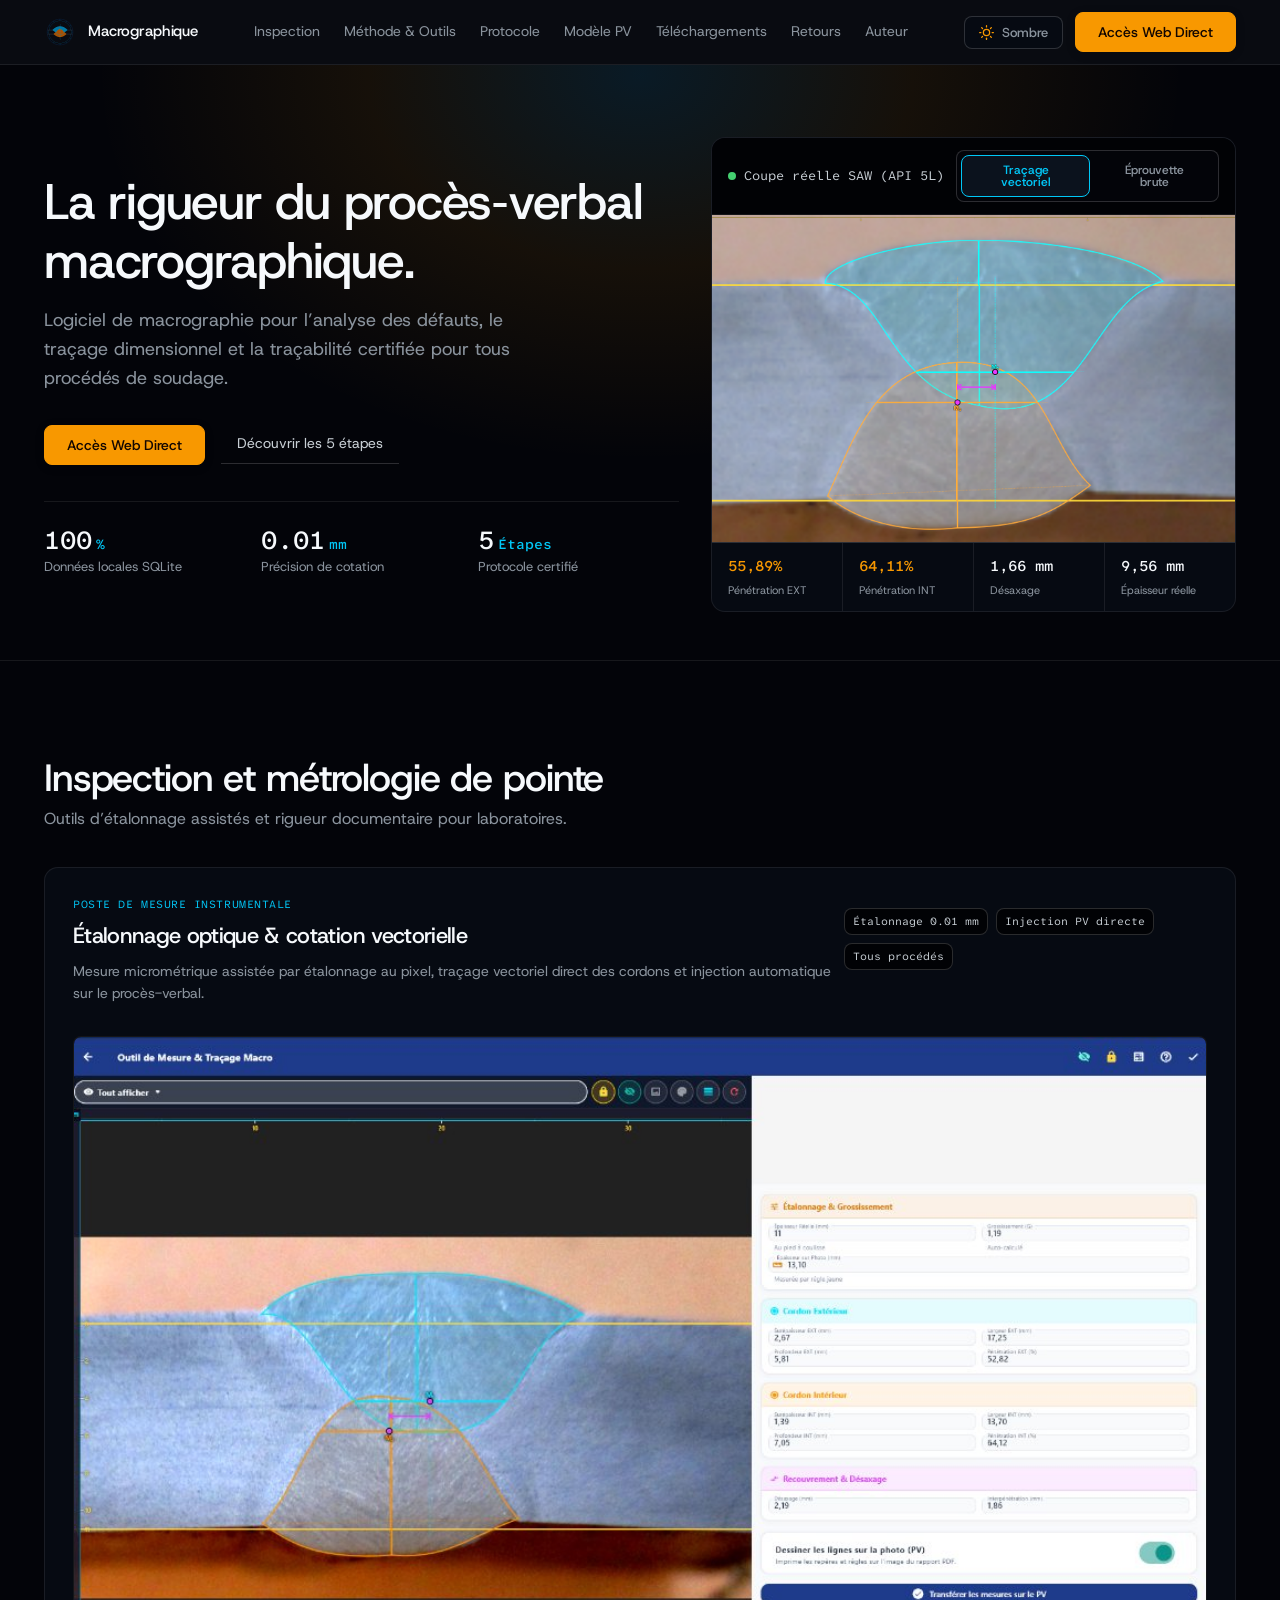
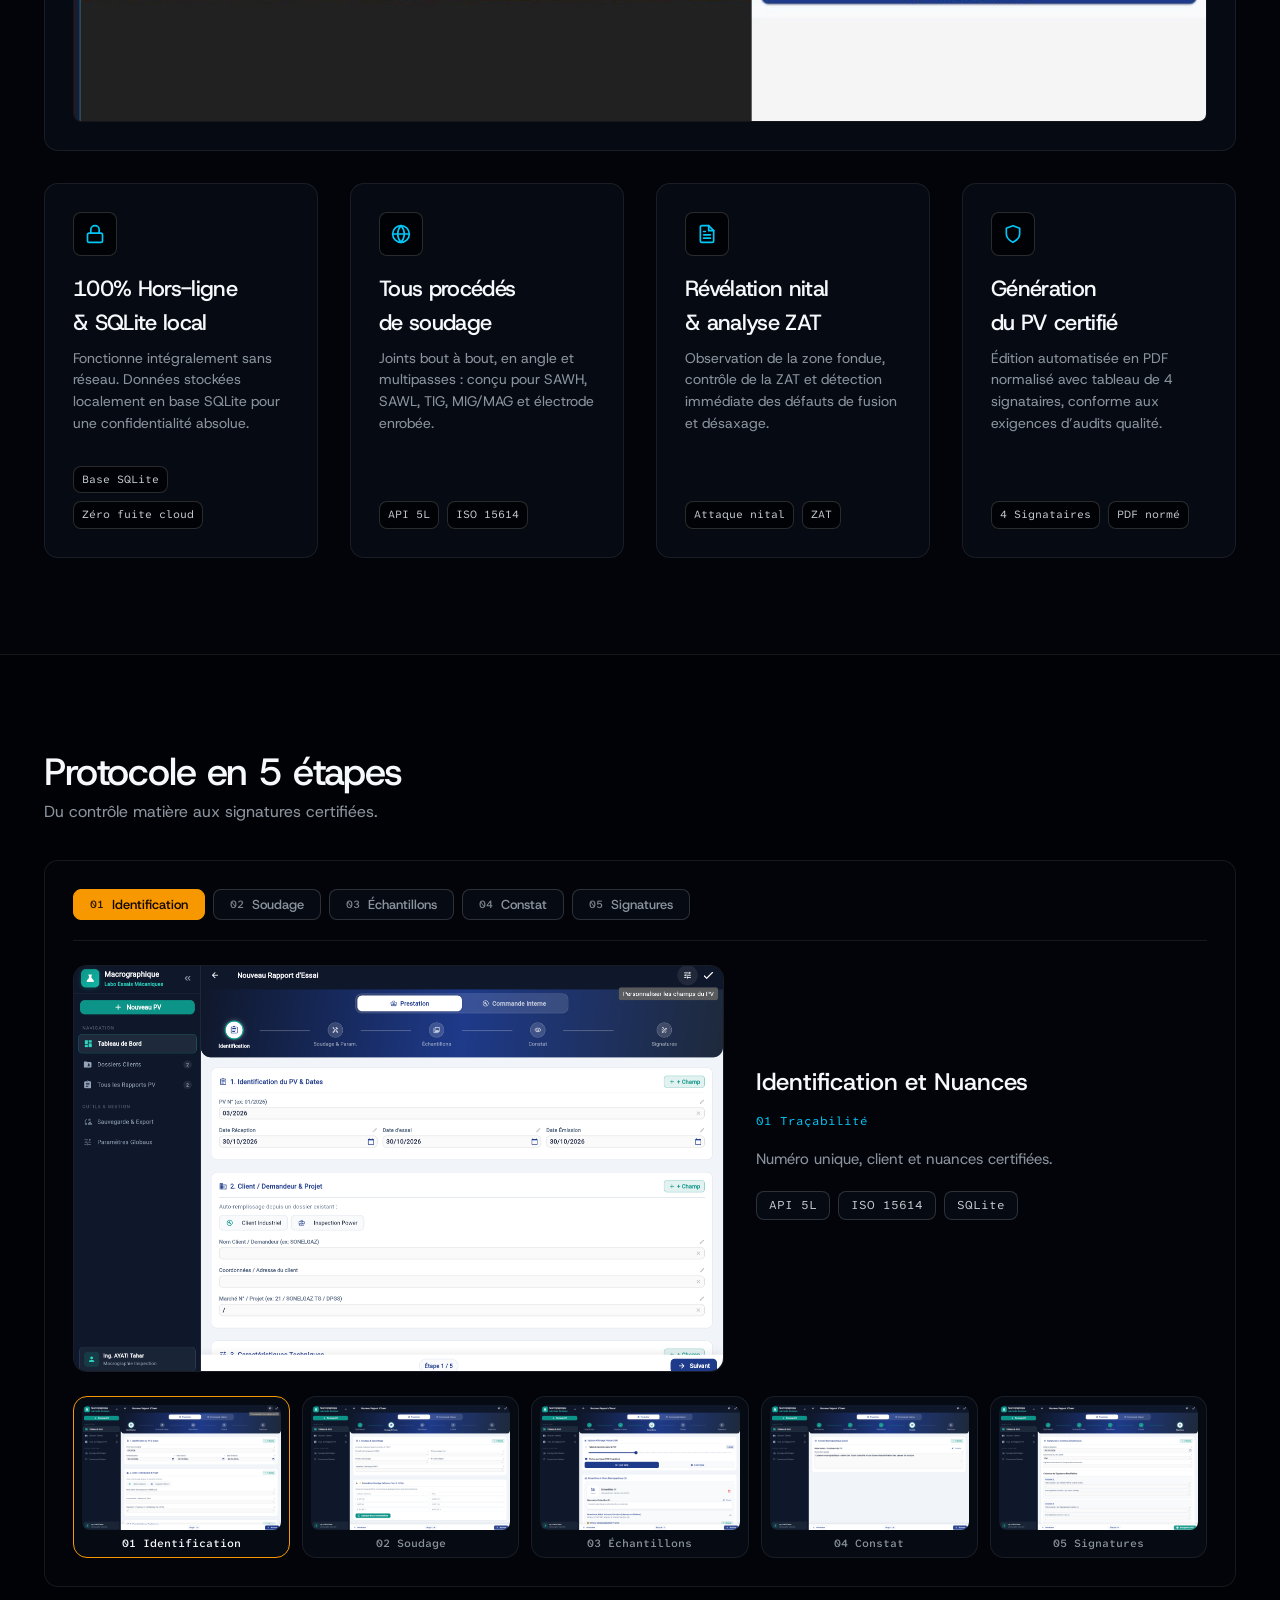
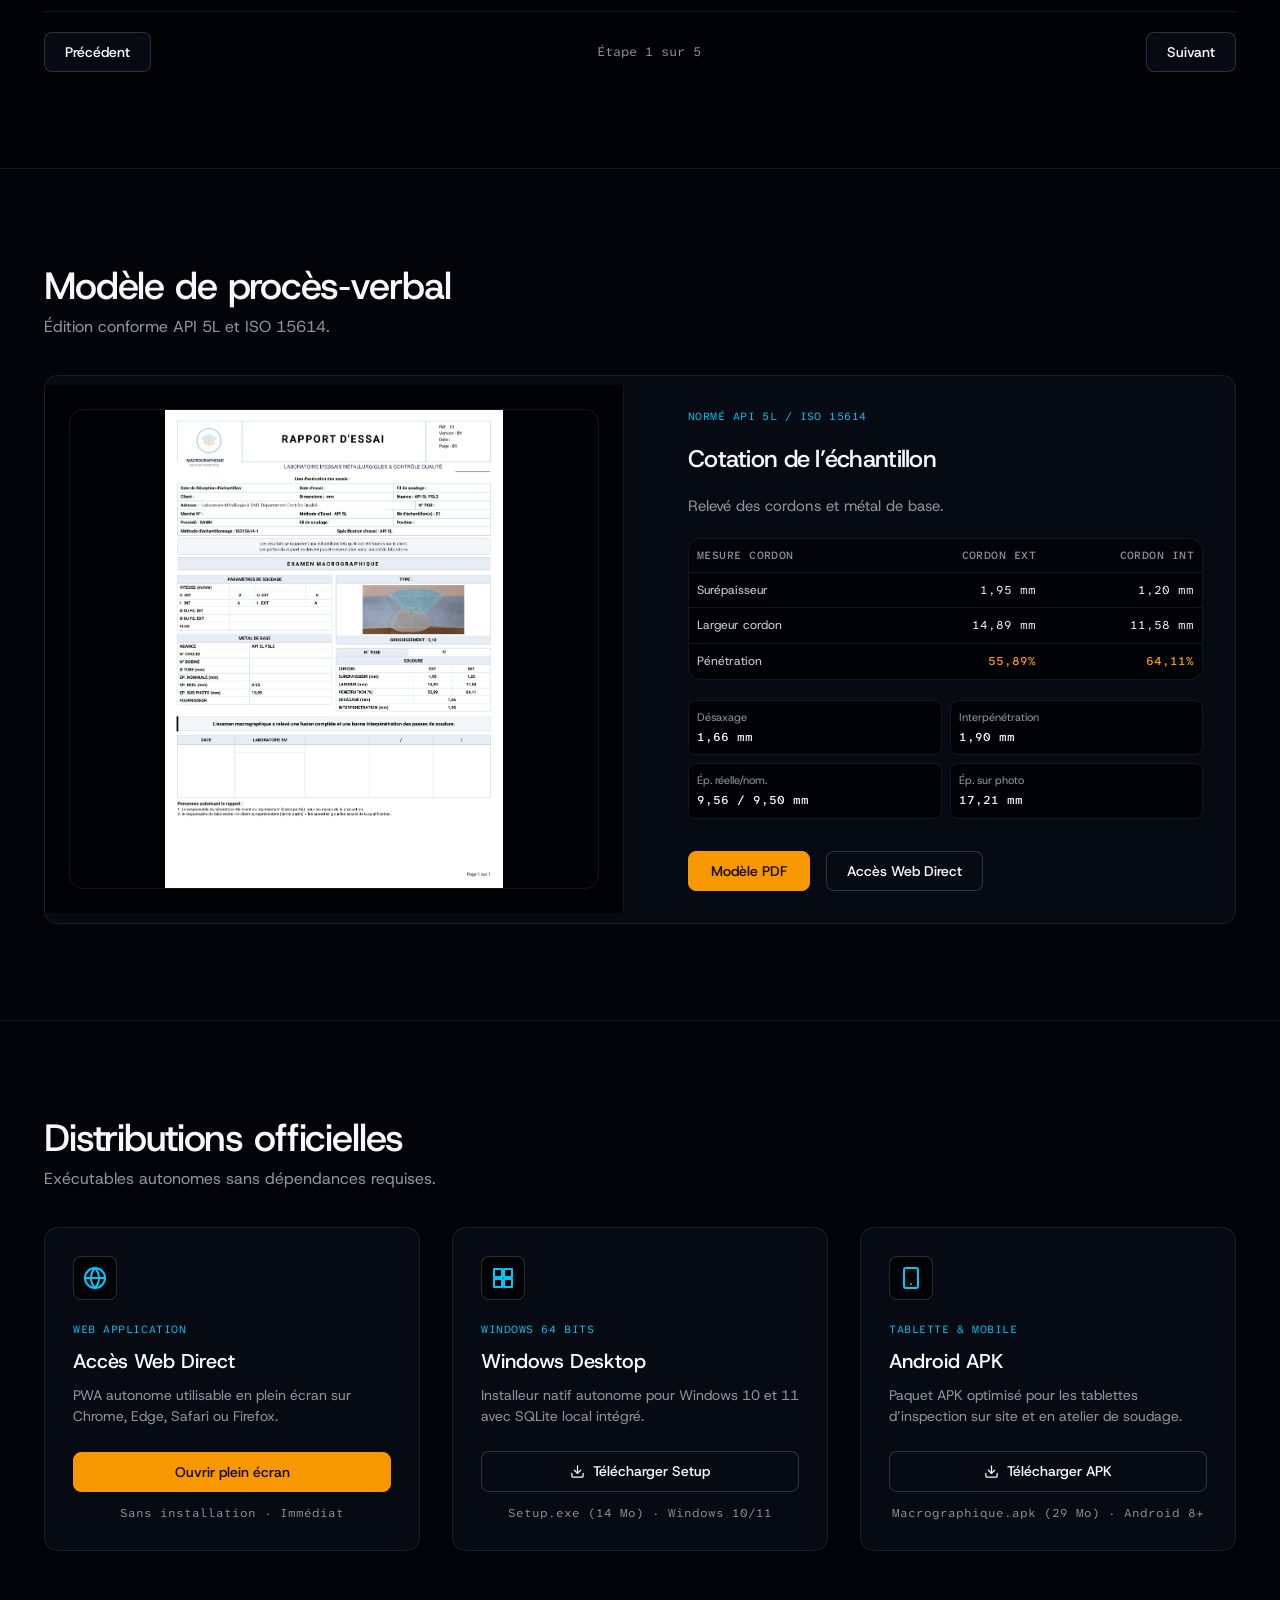
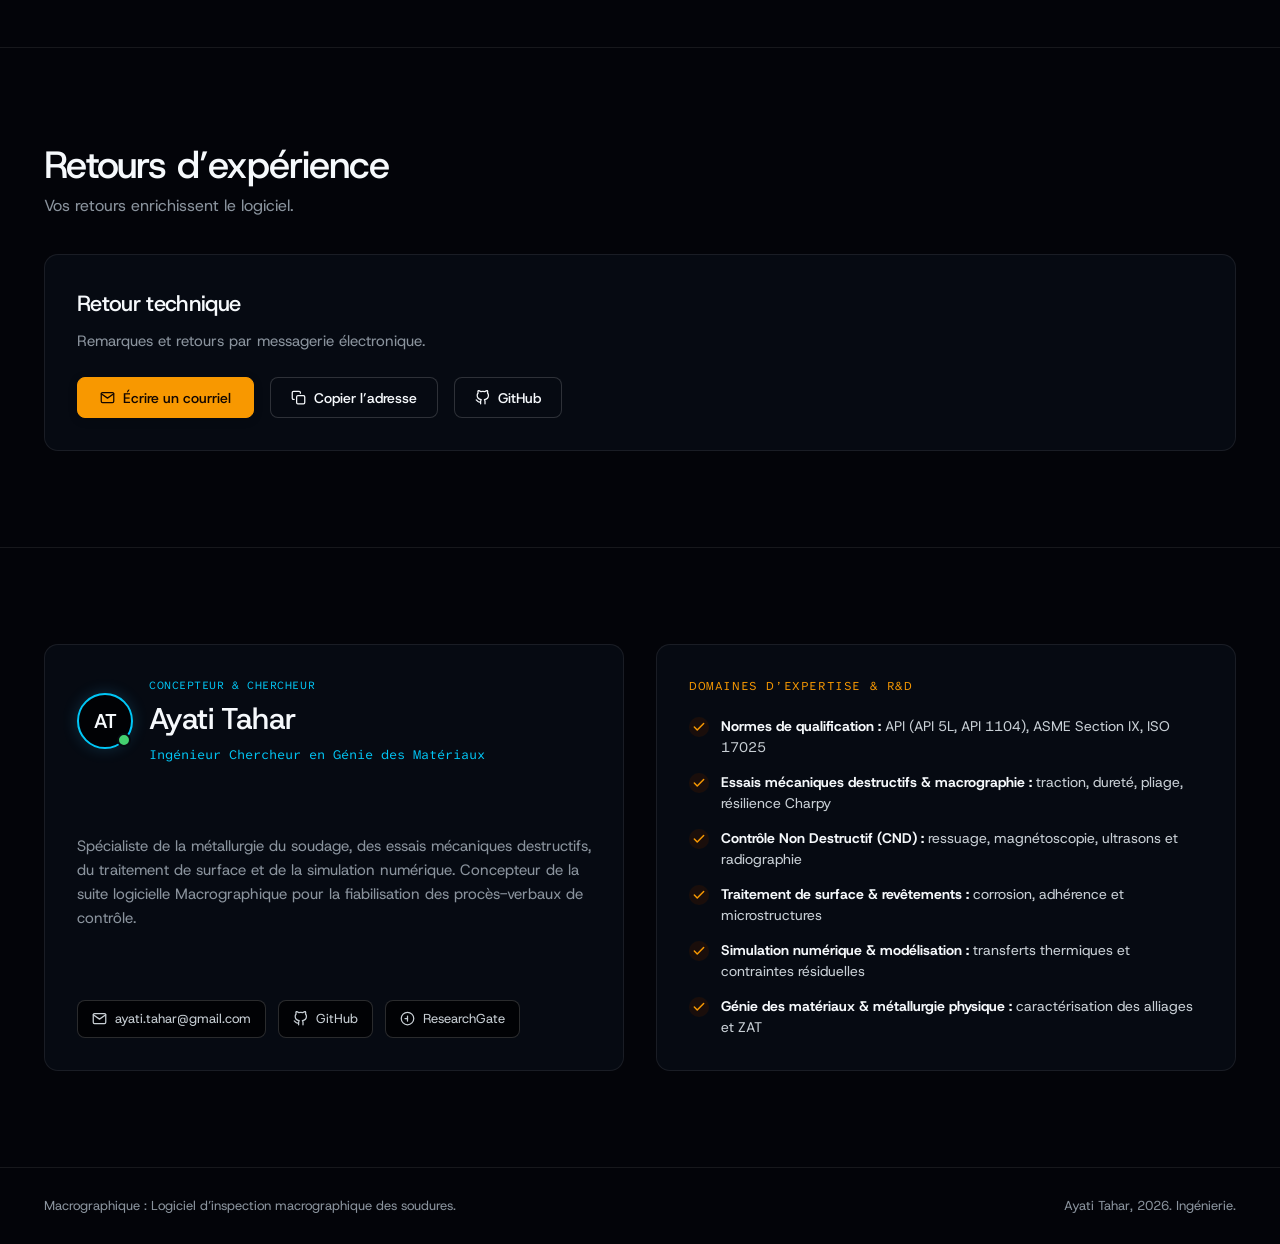
<file: index.html>
<!DOCTYPE html>
<html lang="fr" dir="ltr">
<head>
  <meta charset="UTF-8">
  <meta name="viewport" content="width=device-width, initial-scale=1.0">
  <title>Logiciel de Macrographie & PV Tous Procédés de Soudage : Ayati Tahar</title>
  <meta name="description" content="Logiciel de macrographie pour la détection et l’analyse des défauts, le calcul dimensionnel et l’édition de procès-verbaux pour tous procédés de soudage par Ayati Tahar.">
  <meta name="keywords" content="Ayati Tahar, Tahar Ayati, macrographie, logiciel macrographie, programme macrographie, rapport essai, proces-verbal soudage, tous procedes de soudage, controle non destructif, CND, API 5L, ISO 15614, ASME Section IX, ISO 17025, normes API">
  <meta name="author" content="Ayati Tahar">
  <meta name="robots" content="index, follow">
  <link rel="canonical" href="https://tahaarrr.github.io/macrographique/">

  <!-- Inline Anti-Flash Theme Script -->
  <script>
    (function () {
      try {
        var saved = localStorage.getItem('mode');
        if (saved === 'light' || saved === 'dark') {
          document.documentElement.dataset.mode = saved;
        }
      } catch (e) {}
    })();
  </script>

  <!-- Open Graph -->
  <meta property="og:type" content="website">
  <meta property="og:url" content="https://tahaarrr.github.io/macrographique/">
  <meta property="og:title" content="Logiciel de Macrographie & PV Tous Procédés de Soudage : Ayati Tahar">
  <meta property="og:description" content="Logiciel de macrographie pour la détection et l’analyse des défauts, le calcul dimensionnel et l’édition de procès-verbaux pour tous procédés de soudage par Ayati Tahar.">
  <meta property="og:image" content="https://tahaarrr.github.io/macrographique/assets/macro_hero_specimen.png">

  <!-- Twitter Card -->
  <meta name="twitter:card" content="summary_large_image">
  <meta name="twitter:title" content="Logiciel de Macrographie & PV Tous Procédés de Soudage : Ayati Tahar">
  <meta name="twitter:description" content="Logiciel de macrographie pour la détection et l’analyse des défauts, le calcul dimensionnel et l’édition de procès-verbaux pour tous procédés de soudage par Ayati Tahar.">
  <meta name="twitter:image" content="https://tahaarrr.github.io/macrographique/assets/macro_hero_specimen.png">

  <!-- Schema.org JSON-LD Structured Data pour indexation Google -->
  <script type="application/ld+json">
  {
    "@context": "https://schema.org",
    "@graph": [
      {
        "@type": "Person",
        "@id": "https://tahaarrr.github.io/macrographique/#ayati-tahar",
        "name": "Ayati Tahar",
        "alternateName": ["Tahar Ayati", "Ingénieur Ayati Tahar", "Ing. Tahar Ayati"],
        "jobTitle": "Ingénieur Chercheur en Génie des Matériaux",
        "email": "mailto:ayati.tahar@gmail.com",
        "description": "Ingénieur chercheur en génie des matériaux, spécialisé dans la macrographie, les essais mécaniques destructifs, le traitement de surface, la simulation numérique et les procédés de soudage.",
        "url": "https://tahaarrr.github.io/macrographique/",
        "sameAs": [
          "https://www.researchgate.net/profile/Tahar-Ayati",
          "https://github.com/tahaarrr",
          "https://tahaarrr.github.io/macrographique/"
        ],
        "knowsAbout": [
          "Macrographie et analyse des soudures",
          "Tous procédés de soudage (SAWH, SAWL, TIG, MIG/MAG, électrode)",
          "Normes API (API 5L, API 1104), ASME Section IX, ISO 17025",
          "Génie des matériaux",
          "Essais mécaniques destructifs & macrographie (traction, dureté, pliage, résilience)",
          "Contrôle Non Destructif (CND)",
          "Traitement de surface",
          "Simulation numérique",
          "Normes ISO 15614-1"
        ]
      },
      {
        "@type": "SoftwareApplication",
        "@id": "https://tahaarrr.github.io/macrographique/#software",
        "name": "Macrographique",
        "operatingSystem": "Android, Windows, Web Browser, Linux",
        "applicationCategory": "EngineeringApplication",
        "author": { "@id": "https://tahaarrr.github.io/macrographique/#ayati-tahar" },
        "creator": { "@id": "https://tahaarrr.github.io/macrographique/#ayati-tahar" },
        "description": "Logiciel de macrographie pour la détection et l’analyse des défauts, le calcul dimensionnel et l’édition de procès-verbaux certifiés pour tous procédés de soudage (SAWH, SAWL, TIG, MIG/MAG, électrode enrobée).",
        "softwareVersion": "1.2.2",
        "url": "https://tahaarrr.github.io/macrographique/app/index.html"
      },
      {
        "@type": "WebSite",
        "@id": "https://tahaarrr.github.io/macrographique/#website",
        "url": "https://tahaarrr.github.io/macrographique/",
        "name": "Macrographique : Logiciel de Macrographie par Ayati Tahar",
        "author": { "@id": "https://tahaarrr.github.io/macrographique/#ayati-tahar" }
      }
    ]
  }
  </script>

  <!-- Typography: Host Grotesk & Atkinson Hyperlegible Mono (Hallmark Console) -->
  <link rel="preconnect" href="https://fonts.googleapis.com">
  <link rel="preconnect" href="https://fonts.gstatic.com" crossorigin>
  <link href="https://fonts.googleapis.com/css2?family=Atkinson+Hyperlegible+Mono:wght@400;500;600&family=Host+Grotesk:wght@400;500;600&display=swap" rel="stylesheet">

  <meta name="theme-color" content="#0b0d13" media="(prefers-color-scheme: dark)">
  <meta name="theme-color" content="#f9f6f0" media="(prefers-color-scheme: light)">

  <link rel="icon" type="image/png" href="favicon.png">
  <link rel="apple-touch-icon" href="favicon.png">
  <link rel="stylesheet" href="tokens.css?v=5.1">
</head>
<body>

  <!-- Barre de navigation flottante en verre dépoli -->
  <header class="masthead">
    <div class="container masthead-inner">
      <a href="#inspection" class="brand" aria-label="Macrographique Accueil">
        <img src="assets/logo.png" alt="Logo Macrographique" class="brand-logo-img">
        <span class="brand-name">Macrographique</span>
      </a>

      <nav class="nav-links" aria-label="Navigation principale">
        <a href="#inspection">Inspection</a>
        <a href="#methode">Méthode & Outils</a>
        <a href="#etapes">Protocole</a>
        <a href="#modele">Modèle PV</a>
        <a href="#telecharger">Téléchargements</a>
        <a href="#feedback">Retours</a>
        <a href="#auteur">Auteur</a>
      </nav>

      <div class="nav-actions">
        <button type="button" class="theme-toggle" id="modeBtn" aria-label="Basculer entre le mode clair et sombre">
          <span class="theme-toggle-icon" id="modeIconSvg">
            <svg class="icon-sun" width="15" height="15" viewBox="0 0 24 24" fill="none" stroke="currentColor" stroke-width="2" stroke-linecap="round" stroke-linejoin="round" aria-hidden="true"><circle cx="12" cy="12" r="5"></circle><line x1="12" y1="1" x2="12" y2="3"></line><line x1="12" y1="21" x2="12" y2="23"></line><line x1="4.22" y1="4.22" x2="5.64" y2="5.64"></line><line x1="18.36" y1="18.36" x2="19.78" y2="19.78"></line><line x1="1" y1="12" x2="3" y2="12"></line><line x1="21" y1="12" x2="23" y2="12"></line><line x1="4.22" y1="19.78" x2="5.64" y2="18.36"></line><line x1="18.36" y1="5.64" x2="19.78" y2="4.22"></line></svg>
            <svg class="icon-moon" width="15" height="15" viewBox="0 0 24 24" fill="none" stroke="currentColor" stroke-width="2" stroke-linecap="round" stroke-linejoin="round" aria-hidden="true"><path d="M21 12.79A9 9 0 1 1 11.21 3 7 7 0 0 0 21 12.79z"></path></svg>
          </span>
          <span id="modeIcon">Mode</span>
        </button>
        <a href="app/index.html" target="_blank" class="btn-primary desktop-cta">Accès Web Direct</a>
        <button type="button" class="mobile-toggle" id="mobileMenuBtn" aria-expanded="false" aria-controls="mobileDrawer" aria-label="Menu de navigation">
          <span></span>
          <span></span>
        </button>
      </div>
    </div>

    <!-- Tiroir Mobile fluide -->
    <div class="mobile-drawer" id="mobileDrawer" hidden>
      <nav class="mobile-nav-links">
        <a href="#inspection" class="mobile-nav-link">Inspection</a>
        <a href="#methode" class="mobile-nav-link">Méthode & Outils</a>
        <a href="#etapes" class="mobile-nav-link">Protocole</a>
        <a href="#modele" class="mobile-nav-link">Modèle PV</a>
        <a href="#telecharger" class="mobile-nav-link">Téléchargements</a>
        <a href="#feedback" class="mobile-nav-link">Retours</a>
        <a href="#auteur" class="mobile-nav-link">Auteur</a>
      </nav>
      <div class="mobile-drawer-cta">
        <a href="app/index.html" target="_blank" class="btn-primary" style="width: 100%; justify-content: center;">Accès Web Direct</a>
      </div>
    </div>
  </header>

  <main>
    <!-- Section Héro (Dark Tech SaaS Style Linear/Vercel) -->
    <section class="hero" id="inspection">
      <div class="container hero-layout">
        <div class="hero-text-block">
          <h1 class="hero-headline">
            La rigueur du <span style="white-space: nowrap;">procès&#8209;verbal</span> <span style="white-space: nowrap;">macrographique.</span>
          </h1>

          <p class="hero-sentence">
            Logiciel de macrographie pour l’analyse des défauts, le traçage dimensionnel et la traçabilité certifiée pour tous procédés de soudage.
          </p>

          <div class="hero-actions">
            <a href="app/index.html" target="_blank" class="btn-primary">Accès Web Direct</a>
            <a href="#etapes" class="hero-link">Découvrir les 5 étapes</a>
          </div>

          <div class="stat-counter-bar">
            <div class="stat-item">
              <div class="figure" data-target="100" data-unit="%">100<span class="unit">%</span></div>
              <div class="label">Données locales SQLite</div>
            </div>
            <div class="stat-item">
              <div class="figure" data-target="0.01" data-decimals="2" data-unit="mm">0.01<span class="unit">mm</span></div>
              <div class="label">Précision de cotation</div>
            </div>
            <div class="stat-item">
              <div class="figure" data-target="5" data-unit="Étapes">5<span class="unit">Étapes</span></div>
              <div class="label">Protocole certifié</div>
            </div>
          </div>
        </div>

        <!-- Visionneuse Macro Haute Définition (Zéro texte parasite) -->
        <div class="macro-viewer">
          <div class="macro-viewer-header">
            <div class="macro-viewer-title">
              <span class="dot-live"></span>
              Coupe réelle SAW (API 5L)
            </div>
            <div class="macro-switcher" role="tablist" aria-label="Affichage de la coupe">
              <button type="button" class="macro-switch-btn active" id="btnTrace" role="tab" aria-selected="true">
                Traçage vectoriel
              </button>
              <button type="button" class="macro-switch-btn" id="btnRaw" role="tab" aria-selected="false">
                Éprouvette brute
              </button>
            </div>
          </div>

          <div class="macro-stage" id="macroStage">
            <img id="imgTrace" src="assets/macro_hero_specimen.png" alt="Coupe avec tracé vectoriel" loading="eager">
            <img id="imgRaw" src="assets/macro_raw_real.png" alt="Coupe macrographique brute après attaque nital" class="hidden" loading="eager">
          </div>

          <div class="macro-hud-bar">
            <div class="macro-hud-cell" id="hudCellExt">
              <div class="macro-hud-val accent">55,89%</div>
              <div class="macro-hud-lbl">Pénétration EXT</div>
            </div>
            <div class="macro-hud-cell" id="hudCellInt">
              <div class="macro-hud-val accent">64,11%</div>
              <div class="macro-hud-lbl">Pénétration INT</div>
            </div>
            <div class="macro-hud-cell" id="hudCellAxe">
              <div class="macro-hud-val">1,66 mm</div>
              <div class="macro-hud-lbl">Désaxage</div>
            </div>
            <div class="macro-hud-cell" id="hudCellBase">
              <div class="macro-hud-val">9,56 mm</div>
              <div class="macro-hud-lbl">Épaisseur réelle</div>
            </div>
          </div>
        </div>
      </div>
    </section>

    <!-- Bento Grid Showcase: L'Excellence Technologique & Outils de Mesure -->
    <section class="bento-section" id="methode">
      <div class="container">
        <div class="section-head-simple">
          <h2>Inspection et métrologie de pointe</h2>
          <p>Outils d’étalonnage assistés et rigueur documentaire pour laboratoires.</p>
        </div>

        <div class="bento-grid">
          <!-- Carte Principale (Showcase Full-Width): Poste de Mesure Instrumentale -->
          <div class="bento-card bento-card-hero">
            <div class="bento-hero-header">
              <div>
                <span class="bento-badge">Poste de mesure instrumentale</span>
                <h3>Étalonnage optique & cotation vectorielle</h3>
                <p>Mesure micrométrique assistée par étalonnage au pixel, traçage vectoriel direct des cordons et injection automatique sur le procès-verbal.</p>
              </div>
              <div class="bento-chip-list">
                <span class="bento-chip">Étalonnage 0.01 mm</span>
                <span class="bento-chip">Injection PV directe</span>
                <span class="bento-chip">Tous procédés</span>
              </div>
            </div>
            
            <div class="bento-media-frame">
              <img src="assets/poste_mesure_exact.jpg?v=2" alt="Poste de mesure macrographique et traçage vectoriel" loading="lazy">
            </div>
          </div>

          <!-- Carte 1: Souveraineté & Base SQLite Locale -->
          <div class="bento-card bento-card-quarter">
            <div>
              <div class="bento-card-icon">
                <svg width="20" height="20" viewBox="0 0 24 24" fill="none" stroke="currentColor" stroke-width="2" stroke-linecap="round" stroke-linejoin="round" aria-hidden="true"><rect x="3" y="11" width="18" height="11" rx="2" ry="2"></rect><path d="M7 11V7a5 5 0 0 1 10 0v4"></path></svg>
              </div>
              <h3>100% Hors-ligne & SQLite local</h3>
              <p>Fonctionne intégralement sans réseau. Données stockées localement en base SQLite pour une confidentialité absolue.</p>
            </div>
            <div class="bento-chip-list">
              <span class="bento-chip">Base SQLite</span>
              <span class="bento-chip">Zéro fuite cloud</span>
            </div>
          </div>

          <!-- Carte 2: Procédés Universels -->
          <div class="bento-card bento-card-quarter">
            <div>
              <div class="bento-card-icon">
                <svg width="20" height="20" viewBox="0 0 24 24" fill="none" stroke="currentColor" stroke-width="2" stroke-linecap="round" stroke-linejoin="round" aria-hidden="true"><circle cx="12" cy="12" r="10"></circle><line x1="2" y1="12" x2="22" y2="12"></line><path d="M12 2a15.3 15.3 0 0 1 4 10 15.3 15.3 0 0 1-4 10 15.3 15.3 0 0 1-4-10 15.3 15.3 0 0 1 4-10z"></path></svg>
              </div>
              <h3>Tous procédés de soudage</h3>
              <p>Joints bout à bout, en angle et multipasses : conçu pour SAWH, SAWL, TIG, MIG/MAG et électrode enrobée.</p>
            </div>
            <div class="bento-chip-list">
              <span class="bento-chip">API 5L</span>
              <span class="bento-chip">ISO 15614</span>
            </div>
          </div>

          <!-- Carte 3: Métallurgie & ZAT -->
          <div class="bento-card bento-card-quarter">
            <div>
              <div class="bento-card-icon">
                <svg width="20" height="20" viewBox="0 0 24 24" fill="none" stroke="currentColor" stroke-width="2" stroke-linecap="round" stroke-linejoin="round" aria-hidden="true"><path d="M14 2H6a2 2 0 0 0-2 2v16a2 2 0 0 0 2 2h12a2 2 0 0 0 2-2V8z"></path><polyline points="14 2 14 8 20 8"></polyline><line x1="16" y1="13" x2="8" y2="13"></line><line x1="16" y1="17" x2="8" y2="17"></line><polyline points="10 9 9 9 8 9"></polyline></svg>
              </div>
              <h3>Révélation nital & analyse ZAT</h3>
              <p>Observation de la zone fondue, contrôle de la ZAT et détection immédiate des défauts de fusion et désaxage.</p>
            </div>
            <div class="bento-chip-list">
              <span class="bento-chip">Attaque nital</span>
              <span class="bento-chip">ZAT</span>
            </div>
          </div>

          <!-- Carte 4: Procès-Verbal Officiel Prêt à Signer -->
          <div class="bento-card bento-card-quarter">
            <div>
              <div class="bento-card-icon">
                <svg width="20" height="20" viewBox="0 0 24 24" fill="none" stroke="currentColor" stroke-width="2" stroke-linecap="round" stroke-linejoin="round" aria-hidden="true"><path d="M12 22s8-4 8-10V5l-8-3-8 3v7c0 6 8 10 8 10z"></path></svg>
              </div>
              <h3>Génération du PV certifié</h3>
              <p>Édition automatisée en PDF normalisé avec tableau de 4 signataires, conforme aux exigences d’audits qualité.</p>
            </div>
            <div class="bento-chip-list">
              <span class="bento-chip">4 Signataires</span>
              <span class="bento-chip">PDF normé</span>
            </div>
          </div>
        </div>
      </div>
    </section>

    <!-- 5 Étapes du Rapport (Catalogue Interactif Zéro-Saut) -->
    <section class="workflow-section" id="etapes">
      <div class="container">
        <div class="section-head-simple">
          <h2>Protocole en 5 étapes</h2>
          <p>Du contrôle matière aux signatures certifiées.</p>
        </div>

        <div class="workflow-stepper-wrap">
          <!-- Barre d'onglets des 5 étapes -->
          <div class="step-switcher-bar" role="tablist" aria-label="Étapes du rapport">
            <button type="button" class="step-tab-btn active" role="tab" aria-selected="true" data-step="1">
              <span class="step-num">01</span> Identification
            </button>
            <button type="button" class="step-tab-btn" role="tab" aria-selected="false" data-step="2">
              <span class="step-num">02</span> Soudage
            </button>
            <button type="button" class="step-tab-btn" role="tab" aria-selected="false" data-step="3">
              <span class="step-num">03</span> Échantillons
            </button>
            <button type="button" class="step-tab-btn" role="tab" aria-selected="false" data-step="4">
              <span class="step-num">04</span> Constat
            </button>
            <button type="button" class="step-tab-btn" role="tab" aria-selected="false" data-step="5">
              <span class="step-num">05</span> Signatures
            </button>
          </div>

          <!-- Affichage du panneau (Zéro reflow, dimensions stables) -->
          <div class="workflow-stage">
            <div class="step-panel" id="catalogStage">
              <div class="step-image-wrap">
                <img id="stepCatalogImg" src="assets/steps/step1_identification.png" alt="Capture d’écran du protocole d’essai" loading="eager">
              </div>
              <div class="step-info-card">
                <h3 id="stepCatalogTitle">Identification et Nuances</h3>
                <div class="step-tag-pill" id="stepCatalogPill">01 Traçabilité</div>
                <p id="stepCatalogDesc">Numéro unique, client et nuances certifiées.</p>
                <div class="step-meta-chips" id="stepCatalogChips">
                  <span>API 5L</span>
                  <span>ISO 15614</span>
                  <span>SQLite</span>
                </div>
              </div>
            </div>
          </div>

          <!-- Miniatures du catalogue -->
          <div class="catalog-thumbnails-row" role="tablist" aria-label="Miniatures du catalogue des 5 étapes">
            <button type="button" class="catalog-thumb active" data-step="1" role="tab" aria-selected="true" aria-label="Afficher Étape 1">
              <img src="assets/steps/step1_identification.png" alt="Miniature 01" loading="lazy">
              <span>01 Identification</span>
            </button>
            <button type="button" class="catalog-thumb" data-step="2" role="tab" aria-selected="false" aria-label="Afficher Étape 2">
              <img src="assets/steps/step2_soudage.png" alt="Miniature 02" loading="lazy">
              <span>02 Soudage</span>
            </button>
            <button type="button" class="catalog-thumb" data-step="3" role="tab" aria-selected="false" aria-label="Afficher Étape 3">
              <img src="assets/steps/step3_echantillons.png" alt="Miniature 03" loading="lazy">
              <span>03 Échantillons</span>
            </button>
            <button type="button" class="catalog-thumb" data-step="4" role="tab" aria-selected="false" aria-label="Afficher Étape 4">
              <img src="assets/steps/step4_constat.png" alt="Miniature 04" loading="lazy">
              <span>04 Constat</span>
            </button>
            <button type="button" class="catalog-thumb" data-step="5" role="tab" aria-selected="false" aria-label="Afficher Étape 5">
              <img src="assets/steps/step5_signatures.png" alt="Miniature 05" loading="lazy">
              <span>05 Signatures</span>
            </button>
          </div>
        </div>

        <!-- Contrôles du Stepper -->
        <div class="workflow-footer-nav">
          <button type="button" class="btn-secondary" id="btnPrevStep" aria-label="Étape précédente">
            Précédent
          </button>
          <div class="step-counter-text" id="stepCounterText">
            Étape 1 sur 5
          </div>
          <button type="button" class="btn-secondary" id="btnNextStep" aria-label="Étape suivante">
            Suivant
          </button>
        </div>
      </div>
    </section>

    <!-- Modèle de Procès-Verbal Officiel -->
    <section class="pv-preview-section" id="modele">
      <div class="container">
        <div class="section-head-simple">
          <h2>Modèle de <span style="white-space: nowrap;">procès&#8209;verbal</span></h2>
          <p>Édition conforme API 5L et ISO 15614.</p>
        </div>

        <div class="pv-preview-card">
          <div class="pv-preview-media">
            <img src="assets/pv_model_preview.png" alt="Procès-verbal macrographique officiel généré par Macrographique" loading="lazy">
          </div>
          <div class="pv-preview-info">
            <div class="pv-template-badge">Normé API 5L / ISO 15614</div>
            <h3>Cotation de l’échantillon</h3>
            <p>Relevé des cordons et métal de base.</p>

            <div class="pv-matrix-table-wrap">
              <table class="pv-specimen-table">
                <thead>
                  <tr>
                    <th>Mesure cordon</th>
                    <th>Cordon EXT</th>
                    <th>Cordon INT</th>
                  </tr>
                </thead>
                <tbody>
                  <tr>
                    <td>Surépaisseur</td>
                    <td class="mono-val">1,95 mm</td>
                    <td class="mono-val">1,20 mm</td>
                  </tr>
                  <tr>
                    <td>Largeur cordon</td>
                    <td class="mono-val">14,89 mm</td>
                    <td class="mono-val">11,58 mm</td>
                  </tr>
                  <tr>
                    <td>Pénétration</td>
                    <td class="mono-val accent">55,89%</td>
                    <td class="mono-val accent">64,11%</td>
                  </tr>
                </tbody>
              </table>
            </div>

            <div class="pv-specimen-grid">
              <div class="pv-specimen-cell">
                <span class="lbl">Désaxage</span>
                <span class="val">1,66 mm</span>
              </div>
              <div class="pv-specimen-cell">
                <span class="lbl">Interpénétration</span>
                <span class="val">1,90 mm</span>
              </div>
              <div class="pv-specimen-cell">
                <span class="lbl">Ép. réelle/nom.</span>
                <span class="val">9,56 / 9,50 mm</span>
              </div>
              <div class="pv-specimen-cell">
                <span class="lbl">Ép. sur photo</span>
                <span class="val">17,21 mm</span>
              </div>
            </div>

            <div class="pv-preview-actions">
              <a href="assets/Model_pv_macro_official.pdf" target="_blank" rel="noopener noreferrer" class="btn-primary">
                Modèle PDF
              </a>
              <a href="app/index.html" target="_blank" class="btn-secondary">
                Accès Web Direct
              </a>
            </div>
          </div>
        </div>
      </div>
    </section>

    <!-- Distributions et Téléchargements -->
    <section class="downloads-section" id="telecharger">
      <div class="container">
        <div class="section-head-simple">
          <h2>Distributions officielles</h2>
          <p>Exécutables autonomes sans dépendances requises.</p>
        </div>

        <div class="platforms-grid">
          <!-- Web Standalone -->
          <div class="platform-card">
            <div>
              <div class="platform-icon">
                <svg width="24" height="24" viewBox="0 0 24 24" fill="none" stroke="currentColor" stroke-width="2" stroke-linecap="round" stroke-linejoin="round" aria-hidden="true"><circle cx="12" cy="12" r="10"></circle><line x1="2" y1="12" x2="22" y2="12"></line><path d="M12 2a15.3 15.3 0 0 1 4 10 15.3 15.3 0 0 1-4 10 15.3 15.3 0 0 1-4-10 15.3 15.3 0 0 1 4-10z"></path></svg>
              </div>
              <div class="platform-badge">Web Application</div>
              <h3>Accès Web Direct</h3>
              <p>PWA autonome utilisable en plein écran sur Chrome, Edge, Safari ou Firefox.</p>
            </div>
            <div>
              <a href="app/index.html" target="_blank" class="btn-primary" style="width: 100%; justify-content: center;">
                Ouvrir plein écran
              </a>
              <div class="foot-meta">Sans installation · Immédiat</div>
            </div>
          </div>

          <!-- Windows -->
          <div class="platform-card">
            <div>
              <div class="platform-icon">
                <svg width="24" height="24" viewBox="0 0 24 24" fill="none" stroke="currentColor" stroke-width="2" stroke-linecap="round" stroke-linejoin="round" aria-hidden="true"><rect x="3" y="3" width="8" height="8"></rect><rect x="13" y="3" width="8" height="8"></rect><rect x="3" y="13" width="8" height="8"></rect><rect x="13" y="13" width="8" height="8"></rect></svg>
              </div>
              <div class="platform-badge">Windows 64 bits</div>
              <h3>Windows Desktop</h3>
              <p>Installeur natif autonome pour Windows 10 et 11 avec SQLite local intégré.</p>
            </div>
            <div>
              <a href="downloads/Macrographique-Setup.exe" download class="btn-secondary" style="width: 100%; justify-content: center;">
                <svg width="15" height="15" viewBox="0 0 24 24" fill="none" stroke="currentColor" stroke-width="2" stroke-linecap="round" stroke-linejoin="round" aria-hidden="true"><path d="M21 15v4a2 2 0 0 1-2 2H5a2 2 0 0 1-2-2v-4"></path><polyline points="7 10 12 15 17 10"></polyline><line x1="12" y1="15" x2="12" y2="3"></line></svg>
                <span>Télécharger Setup</span>
              </a>
              <div class="foot-meta">Setup.exe (14 Mo) · Windows 10/11</div>
            </div>
          </div>

          <!-- Android -->
          <div class="platform-card">
            <div>
              <div class="platform-icon">
                <svg width="24" height="24" viewBox="0 0 24 24" fill="none" stroke="currentColor" stroke-width="2" stroke-linecap="round" stroke-linejoin="round" aria-hidden="true"><rect x="5" y="2" width="14" height="20" rx="2" ry="2"></rect><line x1="12" y1="18" x2="12.01" y2="18"></line></svg>
              </div>
              <div class="platform-badge">Tablette & Mobile</div>
              <h3>Android APK</h3>
              <p>Paquet APK optimisé pour les tablettes d’inspection sur site et en atelier de soudage.</p>
            </div>
            <div>
              <a href="downloads/Macrographique.apk" download class="btn-secondary" style="width: 100%; justify-content: center;">
                <svg width="15" height="15" viewBox="0 0 24 24" fill="none" stroke="currentColor" stroke-width="2" stroke-linecap="round" stroke-linejoin="round" aria-hidden="true"><path d="M21 15v4a2 2 0 0 1-2 2H5a2 2 0 0 1-2-2v-4"></path><polyline points="7 10 12 15 17 10"></polyline><line x1="12" y1="15" x2="12" y2="3"></line></svg>
                <span>Télécharger APK</span>
              </a>
              <div class="foot-meta">Macrographique.apk (29 Mo) · Android 8+</div>
            </div>
          </div>
        </div>
      </div>
    </section>

    <!-- Espace Retours et Contact -->
    <section class="feedback-section" id="feedback">
      <div class="container">
        <div class="section-head-simple">
          <h2>Retours d’expérience</h2>
          <p>Vos retours enrichissent le logiciel.</p>
        </div>

        <div class="feedback-card">
          <div>
            <h3>Retour technique</h3>
            <p>
              Remarques et retours par messagerie électronique.
            </p>
            <div class="feedback-actions">
              <a href="mailto:ayati.tahar@gmail.com?subject=Macrographique%20:%20Retour%20technique" class="btn-primary btn-icon">
                <svg width="15" height="15" viewBox="0 0 24 24" fill="none" stroke="currentColor" stroke-width="2" stroke-linecap="round" stroke-linejoin="round" aria-hidden="true"><path d="M4 4h16c1.1 0 2 .9 2 2v12c0 1.1-.9 2-2 2H4c-1.1 0-2-.9-2-2V6c0-1.1.9-2 2-2z"></path><polyline points="22,6 12,13 2,6"></polyline></svg>
                <span>Écrire un courriel</span>
              </a>
              <button type="button" class="btn-secondary btn-icon" id="btnCopyEmail" aria-label="Copier l’adresse email">
                <svg width="15" height="15" viewBox="0 0 24 24" fill="none" stroke="currentColor" stroke-width="2" stroke-linecap="round" stroke-linejoin="round" aria-hidden="true"><rect x="9" y="9" width="13" height="13" rx="2" ry="2"></rect><path d="M5 15H4a2 2 0 0 1-2-2V4a2 2 0 0 1 2-2h9a2 2 0 0 1 2 2v1"></path></svg>
                <span id="copyEmailText">Copier l’adresse</span>
              </button>
              <a href="https://github.com/tahaarrr/macrographique/issues" target="_blank" rel="noopener noreferrer" class="btn-secondary btn-icon">
                <svg width="15" height="15" viewBox="0 0 24 24" fill="none" stroke="currentColor" stroke-width="2" stroke-linecap="round" stroke-linejoin="round" aria-hidden="true"><path d="M9 19c-5 1.5-5-2.5-7-3m14 6v-3.87a3.37 3.37 0 0 0-.94-2.61c3.14-.35 6.44-1.54 6.44-7A5.44 5.44 0 0 0 20 4.77 5.07 5.07 0 0 0 19.91 1S18.73.65 16 2.48a13.38 13.38 0 0 0-7 0C6.27.65 5.09 1 5.09 1A5.07 5.07 0 0 0 5 4.77a5.44 5.44 0 0 0-1.5 3.78c0 5.42 3.3 6.61 6.44 7A3.37 3.37 0 0 0 9 18.13V22"></path></svg>
                <span>GitHub</span>
              </a>
            </div>
          </div>
        </div>
      </div>
    </section>

    <!-- SECTION AUTEUR & RECHERCHE : AYATI TAHAR -->
    <section class="author-section" id="auteur">
      <div class="container author-grid">
        <div class="author-profile-card">
          <div class="author-header">
            <div class="author-avatar" aria-label="Ayati Tahar Initiales">
              <span>AT</span>
              <span class="author-verified-dot" title="Auteur certifié"></span>
            </div>
            <div>
              <div class="author-badge-header">Concepteur & Chercheur</div>
              <h2 class="author-name">Ayati Tahar</h2>
              <div class="author-discipline">Ingénieur Chercheur en Génie des Matériaux</div>
            </div>
          </div>

          <p class="author-text">
            Spécialiste de la métallurgie du soudage, des essais mécaniques destructifs, du traitement de surface et de la simulation numérique. Concepteur de la suite logicielle Macrographique pour la fiabilisation des procès-verbaux de contrôle.
          </p>

          <div class="author-links">
            <a href="mailto:ayati.tahar@gmail.com" class="author-link-pill" aria-label="Envoyer un courriel à Ayati Tahar">
              <svg width="15" height="15" viewBox="0 0 24 24" fill="none" stroke="currentColor" stroke-width="2" stroke-linecap="round" stroke-linejoin="round" aria-hidden="true"><path d="M4 4h16c1.1 0 2 .9 2 2v12c0 1.1-.9 2-2 2H4c-1.1 0-2-.9-2-2V6c0-1.1.9-2 2-2z"></path><polyline points="22,6 12,13 2,6"></polyline></svg>
              <span>ayati.tahar@gmail.com</span>
            </a>
            <a href="https://github.com/tahaarrr" target="_blank" rel="noopener noreferrer" class="author-link-pill" aria-label="Profil GitHub de Tahar Ayati">
              <svg width="15" height="15" viewBox="0 0 24 24" fill="none" stroke="currentColor" stroke-width="2" stroke-linecap="round" stroke-linejoin="round" aria-hidden="true"><path d="M9 19c-5 1.5-5-2.5-7-3m14 6v-3.87a3.37 3.37 0 0 0-.94-2.61c3.14-.35 6.44-1.54 6.44-7A5.44 5.44 0 0 0 20 4.77 5.07 5.07 0 0 0 19.91 1S18.73.65 16 2.48a13.38 13.38 0 0 0-7 0C6.27.65 5.09 1 5.09 1A5.07 5.07 0 0 0 5 4.77a5.44 5.44 0 0 0-1.5 3.78c0 5.42 3.3 6.61 6.44 7A3.37 3.37 0 0 0 9 18.13V22"></path></svg>
              <span>GitHub</span>
            </a>
            <a href="https://www.researchgate.net/profile/Tahar-Ayati" target="_blank" rel="noopener noreferrer" class="author-link-pill" aria-label="Profil ResearchGate de Tahar Ayati">
              <svg width="15" height="15" viewBox="0 0 24 24" fill="none" stroke="currentColor" stroke-width="2" stroke-linecap="round" stroke-linejoin="round" aria-hidden="true"><circle cx="12" cy="12" r="10"></circle><path d="M8 12h4"></path><path d="M12 8v8"></path></svg>
              <span>ResearchGate</span>
            </a>
          </div>
        </div>

        <div class="author-details-box">
          <div class="section-label">Domaines d’Expertise & R&D</div>
          <ul class="author-skills-list">
            <li>
              <div class="skill-check-icon">
                <svg width="14" height="14" viewBox="0 0 24 24" fill="none" stroke="currentColor" stroke-width="2.5" stroke-linecap="round" stroke-linejoin="round" aria-hidden="true"><polyline points="20 6 9 17 4 12"></polyline></svg>
              </div>
              <div>
                <strong>Normes de qualification :</strong> API (API 5L, API 1104), ASME Section IX, ISO 17025
              </div>
            </li>
            <li>
              <div class="skill-check-icon">
                <svg width="14" height="14" viewBox="0 0 24 24" fill="none" stroke="currentColor" stroke-width="2.5" stroke-linecap="round" stroke-linejoin="round" aria-hidden="true"><polyline points="20 6 9 17 4 12"></polyline></svg>
              </div>
              <div>
                <strong>Essais mécaniques destructifs & macrographie :</strong> traction, dureté, pliage, résilience Charpy
              </div>
            </li>
            <li>
              <div class="skill-check-icon">
                <svg width="14" height="14" viewBox="0 0 24 24" fill="none" stroke="currentColor" stroke-width="2.5" stroke-linecap="round" stroke-linejoin="round" aria-hidden="true"><polyline points="20 6 9 17 4 12"></polyline></svg>
              </div>
              <div>
                <strong>Contrôle Non Destructif (CND) :</strong> ressuage, magnétoscopie, ultrasons et radiographie
              </div>
            </li>
            <li>
              <div class="skill-check-icon">
                <svg width="14" height="14" viewBox="0 0 24 24" fill="none" stroke="currentColor" stroke-width="2.5" stroke-linecap="round" stroke-linejoin="round" aria-hidden="true"><polyline points="20 6 9 17 4 12"></polyline></svg>
              </div>
              <div>
                <strong>Traitement de surface & revêtements :</strong> corrosion, adhérence et microstructures
              </div>
            </li>
            <li>
              <div class="skill-check-icon">
                <svg width="14" height="14" viewBox="0 0 24 24" fill="none" stroke="currentColor" stroke-width="2.5" stroke-linecap="round" stroke-linejoin="round" aria-hidden="true"><polyline points="20 6 9 17 4 12"></polyline></svg>
              </div>
              <div>
                <strong>Simulation numérique & modélisation :</strong> transferts thermiques et contraintes résiduelles
              </div>
            </li>
            <li>
              <div class="skill-check-icon">
                <svg width="14" height="14" viewBox="0 0 24 24" fill="none" stroke="currentColor" stroke-width="2.5" stroke-linecap="round" stroke-linejoin="round" aria-hidden="true"><polyline points="20 6 9 17 4 12"></polyline></svg>
              </div>
              <div>
                <strong>Génie des matériaux & métallurgie physique :</strong> caractérisation des alliages et ZAT
              </div>
            </li>
          </ul>
        </div>
      </div>
    </section>
  </main>

  <!-- Bouton Flottant Retour en Haut -->
  <button type="button" class="back-to-top" id="btnBackToTop" aria-label="Retour en haut de page">
    <svg width="20" height="20" viewBox="0 0 24 24" fill="none" stroke="currentColor" stroke-width="2.5" stroke-linecap="round" stroke-linejoin="round" aria-hidden="true">
      <path d="M18 15l-6-6-6 6"/>
    </svg>
  </button>

  <!-- Pied de page officiel -->
  <footer class="mast-footer">
    <div class="container mast-footer-inner">
      <div>
        Macrographique : Logiciel d’inspection macrographique des soudures.
      </div>
      <div>
        Ayati Tahar, 2026. Ingénierie.
      </div>
    </div>
  </footer>

  <!-- Scripts: Theme, Mobile Drawer, Macro Switcher, Stepper Zéro-Saut, Counters, Back to Top, Copy Email -->
  <script>
    (function () {
      // 1. Theme Toggle
      var modeBtn = document.getElementById('modeBtn');
      var modeIcon = document.getElementById('modeIcon');
      var modeIconSvg = document.getElementById('modeIconSvg');

      function updateLabel() {
        var isDark = document.documentElement.dataset.mode === 'dark' ||
          (!document.documentElement.dataset.mode && window.matchMedia('(prefers-color-scheme: dark)').matches);
        modeIcon.textContent = isDark ? 'Clair' : 'Sombre';
        // Update SVG visibility via data-mode (handled by CSS)
      }

      updateLabel();

      if (modeBtn) {
        modeBtn.addEventListener('click', function () {
          var current = document.documentElement.dataset.mode || 'dark';
          var next = current === 'dark' ? 'light' : 'dark';
          document.documentElement.dataset.mode = next;
          try { localStorage.setItem('mode', next); } catch (e) {}
          updateLabel();
        });
      }

      // 2. Mobile Drawer Navigation
      var mobileBtn = document.getElementById('mobileMenuBtn');
      var drawer = document.getElementById('mobileDrawer');

      if (mobileBtn && drawer) {
        mobileBtn.addEventListener('click', function (e) {
          e.preventDefault();
          var open = mobileBtn.getAttribute('aria-expanded') === 'true';
          mobileBtn.setAttribute('aria-expanded', !open);
          drawer.hidden = open;
        });

        drawer.querySelectorAll('a').forEach(function (a) {
          a.addEventListener('click', function () {
            mobileBtn.setAttribute('aria-expanded', 'false');
            drawer.hidden = true;
          });
        });
      }

      // 3. Macro Viewer Switcher (Zero-jump fixed stage)
      var btnTrace = document.getElementById('btnTrace');
      var btnRaw = document.getElementById('btnRaw');
      var imgTrace = document.getElementById('imgTrace');
      var imgRaw = document.getElementById('imgRaw');

      if (btnTrace && btnRaw && imgTrace && imgRaw) {
        btnTrace.addEventListener('click', function (e) {
          e.preventDefault();
          btnTrace.classList.add('active');
          btnTrace.setAttribute('aria-selected', 'true');
          btnRaw.classList.remove('active');
          btnRaw.setAttribute('aria-selected', 'false');
          imgTrace.classList.remove('hidden');
          imgRaw.classList.add('hidden');
        });

        btnRaw.addEventListener('click', function (e) {
          e.preventDefault();
          btnRaw.classList.add('active');
          btnRaw.setAttribute('aria-selected', 'true');
          btnTrace.classList.remove('active');
          btnTrace.setAttribute('aria-selected', 'false');
          imgRaw.classList.remove('hidden');
          imgTrace.classList.add('hidden');
        });
      }

      // 4. 5-Step Catalogue Stepper (Zero DOM reflow, zero jump)
      var stepsData = [
        {
          pill: '01 Traçabilité',
          title: 'Identification et Nuances',
          desc: 'Numéro unique, client et nuances certifiées.',
          chips: '<span>API 5L</span><span>ISO 15614</span><span>SQLite</span>',
          img: 'assets/steps/step1_identification.png'
        },
        {
          pill: 'Étape 02 · Procédé',
          title: 'Paramètres Opératoires',
          desc: 'Ampérage, tensions, vitesses et WPS.',
          chips: '<span>Contrôle U/I</span><span>Fils et flux</span><span>WPS</span>',
          img: 'assets/steps/step2_soudage.png'
        },
        {
          pill: 'Étape 03 · Métrologie',
          title: 'Échantillons et Cliché Macro',
          desc: 'Clichés nital, étalonnage optique et traçage direct des cotes.',
          chips: '<span>Grossissement</span><span>Cotation</span><span>Coulée</span>',
          img: 'assets/steps/step3_echantillons.png'
        },
        {
          pill: 'Étape 04 · Jugement',
          title: 'Constat Macrographique',
          desc: 'Formulations normées : intégrité des cordons, interpénétration et fusion.',
          chips: '<span>Presets normés</span><span>Contrôle</span><span>Jugement</span>',
          img: 'assets/steps/step4_constat.png'
        },
        {
          pill: 'Étape 05 · Validation',
          title: 'Signatures Certifiées',
          desc: 'Tableau à 4 signataires : laboratoire, client et autorités.',
          chips: '<span>4 Signataires</span><span>Approbation</span><span>Verrouillé</span>',
          img: 'assets/steps/step5_signatures.png'
        }
      ];

      var stepTabs = document.querySelectorAll('.step-tab-btn');
      var catalogThumbs = document.querySelectorAll('.catalog-thumb');
      var catalogImg = document.getElementById('stepCatalogImg');
      var catalogPill = document.getElementById('stepCatalogPill');
      var catalogTitle = document.getElementById('stepCatalogTitle');
      var catalogDesc = document.getElementById('stepCatalogDesc');
      var catalogChips = document.getElementById('stepCatalogChips');
      var btnPrevStep = document.getElementById('btnPrevStep');
      var btnNextStep = document.getElementById('btnNextStep');
      var stepCounterText = document.getElementById('stepCounterText');
      var currentStep = 1;
      var totalSteps = 5;

      function goToStep(step) {
        if (step < 1) step = 1;
        if (step > totalSteps) step = totalSteps;
        currentStep = step;
        var data = stepsData[currentStep - 1];

        // Update tabs
        stepTabs.forEach(function (tab) {
          var s = parseInt(tab.getAttribute('data-step'), 10);
          var active = s === currentStep;
          tab.classList.toggle('active', active);
          tab.setAttribute('aria-selected', active ? 'true' : 'false');
          if (active && tab.scrollIntoView) {
            tab.scrollIntoView({ behavior: 'smooth', block: 'nearest', inline: 'center' });
          }
        });

        // Update thumbnails
        catalogThumbs.forEach(function (thumb) {
          var s = parseInt(thumb.getAttribute('data-step'), 10);
          var active = s === currentStep;
          thumb.classList.toggle('active', active);
          thumb.setAttribute('aria-selected', active ? 'true' : 'false');
        });

        // Update content without DOM recreation (prevents any scroll bounce)
        if (catalogImg) {
          catalogImg.src = data.img;
        }
        if (catalogPill) catalogPill.textContent = data.pill;
        if (catalogTitle) catalogTitle.textContent = data.title;
        if (catalogDesc) catalogDesc.textContent = data.desc;
        if (catalogChips) catalogChips.innerHTML = data.chips;

        if (stepCounterText) {
          stepCounterText.textContent = 'Étape ' + currentStep + ' sur ' + totalSteps;
        }
      }

      stepTabs.forEach(function (tab) {
        tab.addEventListener('click', function (e) {
          e.preventDefault();
          var step = parseInt(tab.getAttribute('data-step'), 10);
          goToStep(step);
        });
      });

      catalogThumbs.forEach(function (thumb) {
        thumb.addEventListener('click', function (e) {
          e.preventDefault();
          var step = parseInt(thumb.getAttribute('data-step'), 10);
          goToStep(step);
        });
      });

      if (btnPrevStep) {
        btnPrevStep.addEventListener('click', function (e) {
          e.preventDefault();
          goToStep(currentStep - 1);
        });
      }

      if (btnNextStep) {
        btnNextStep.addEventListener('click', function (e) {
          e.preventDefault();
          goToStep(currentStep + 1);
        });
      }

      // 5. Stat Counters Animation
      var statBar = document.querySelector(".stat-counter-bar");
      if (statBar && "IntersectionObserver" in window) {
        var animated = false;
        var observer = new IntersectionObserver(function (entries) {
          if (entries[0].isIntersecting && !animated) {
            animated = true;
            document.querySelectorAll(".stat-item .figure").forEach(function (fig) {
              var target = parseFloat(fig.getAttribute("data-target"));
              var unit = fig.getAttribute("data-unit") || "";
              var decimals = parseInt(fig.getAttribute("data-decimals") || "0", 10);
              var duration = 1200;
              var start = performance.now();
              function frame(now) {
                var progress = Math.min((now - start) / duration, 1);
                var eased = 1 - Math.pow(1 - progress, 3);
                var current = (target * eased).toFixed(decimals);
                fig.innerHTML = current + "<span class=\"unit\">" + unit + "</span>";
                if (progress < 1) {
                  requestAnimationFrame(frame);
                }
              }
              requestAnimationFrame(frame);
            });
            observer.disconnect();
          }
        }, { threshold: 0.3 });
        observer.observe(statBar);
      }

      // 6. Floating Back to Top Button
      var backToTopBtn = document.getElementById("btnBackToTop");
      if (backToTopBtn) {
        window.addEventListener("scroll", function () {
          if (window.scrollY > 350) {
            backToTopBtn.classList.add("visible");
          } else {
            backToTopBtn.classList.remove("visible");
          }
        }, { passive: true });

        backToTopBtn.addEventListener("click", function (e) {
          e.preventDefault();
          window.scrollTo({ top: 0, behavior: "smooth" });
        });
      }

      // 7. Copy Email Clipboard Action
      var copyBtn = document.getElementById("btnCopyEmail");
      var copyText = document.getElementById("copyEmailText");
      if (copyBtn && copyText) {
        copyBtn.addEventListener("click", function (e) {
          e.preventDefault();
          if (navigator.clipboard && navigator.clipboard.writeText) {
            navigator.clipboard.writeText("ayati.tahar@gmail.com").then(function () {
              copyText.textContent = "✓ Adresse copiée !";
              setTimeout(function () {
                copyText.textContent = "Copier l’adresse";
              }, 2000);
            }).catch(function () {
              copyText.textContent = "ayati.tahar@gmail.com";
            });
          } else {
            copyText.textContent = "ayati.tahar@gmail.com";
          }
        });
      }
    })();
  </script>
</body>
</html>
</file>
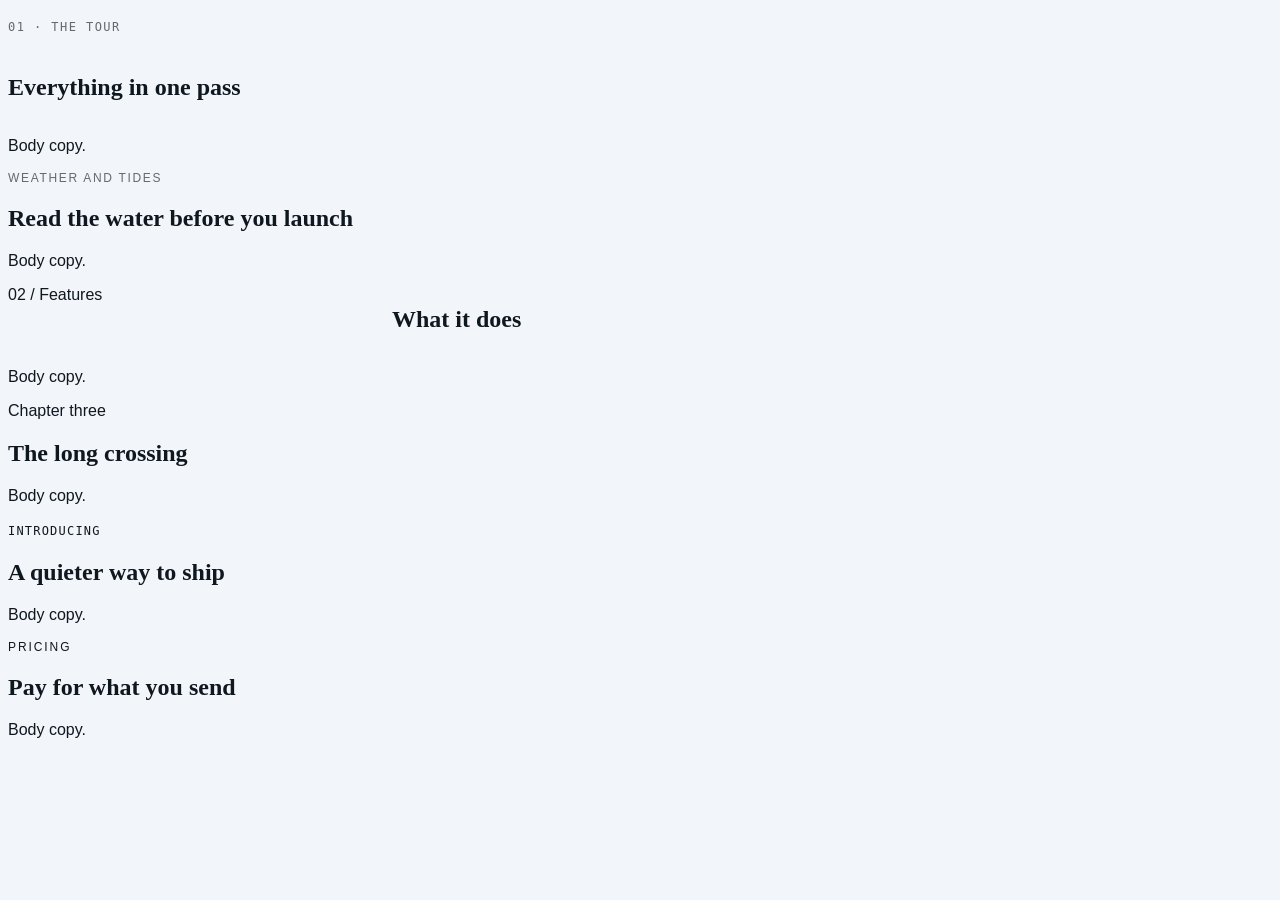
<file: .antigravity/skills/hallmark/scripts/fixtures/eyebrow-fail/index.html>
<!doctype html>
<!--
  Gate 54 fixture: MUST FAIL, six times.

  Every case here was invisible to the pre-1.3 detector, which keyed on
  `grid-template-columns` in the CSS and so only ever saw one geometry.
  Assertion (run from this directory):

    node ../../sloplint.mjs . --json | node -e "let s='';process.stdin.on('data',d=>s+=d).on('end',()=>console.log(JSON.parse(s).findings.filter(f=>f.gate==='54'&&f.grade==='FAIL').length))"
    # expected: 6

  Scoped to gate 54 on purpose: this file is deliberately slop in other ways too.
-->
<html lang="en">
<head>
<meta charset="utf-8">
<meta name="viewport" content="width=device-width, initial-scale=1">
<title>Gate 54 eyebrow fixture (must fail)</title>
<style>
/* Hallmark · macrostructure: fixture · tone: n/a · anchor hue: 250 · hero: Settled/H1 */
/* Hallmark · pre-emit critique: P3 H3 E3 S3 R3 V3 · weakest: all - this is a fixture */
:root {
  --color-paper: oklch(97% 0.006 250); --color-ink: oklch(20% 0.02 250);
  --color-muted: oklch(52% 0.015 250);
  --font-display: "Fraunces", serif; --font-body: "Public Sans", sans-serif;
  --font-label: "Geist Mono", monospace;
  --text-xs: 0.75rem; --tracking-label: 0.12em;
}
html, body { overflow-x: clip; }
body { background: var(--color-paper); color: var(--color-ink); font-family: var(--font-body); }
h1, h2, h3 { font-family: var(--font-display); }

/* 1: flex column. No grid anywhere; the old check could not see this. */
.a__head { display: flex; flex-direction: column; gap: 0.5rem; }
.a__eyebrow { font-family: var(--font-label); text-transform: uppercase;
  letter-spacing: var(--tracking-label); font-size: var(--text-xs); color: var(--color-muted); }

/* 2: plain block stack, and a class name outside the label vocabulary.
       Caught by resolved CSS alone: uppercase + tracking + small size. */
.b__strand { text-transform: uppercase; letter-spacing: 0.14em; font-size: 0.75rem;
  color: var(--color-muted); }

/* 3: the classic side-by-side grid. Regression guard for the old behaviour. */
.c__head { display: grid; grid-template-columns: minmax(0, 0.4fr) minmax(0, 1fr); gap: 2rem; }

/* 4: multi-column head declared ONLY inside a max-width block. The old check
       skipped every max-width rule, so this shape was a free pass. */
@media (max-width: 48rem) {
  .d__head { display: grid; grid-template-columns: 1fr 2fr; }
}

/* 5: class-less heading. The old check required a semantic match on the head
       wrapper's own classes to even look. */
.e__mark { font-family: var(--font-label); text-transform: uppercase;
  letter-spacing: 0.1em; font-size: 0.75rem; }

/* 6: "overline" was not in the old vocabulary at all. */
.overline { font-size: 0.75rem; letter-spacing: 0.16em; text-transform: uppercase; }
</style>
</head>
<body>

<!-- 1 · flex column stack -->
<section>
  <div class="a__head">
    <p class="a__eyebrow">01 · The tour</p>
    <h2>Everything in one pass</h2>
  </div>
  <p>Body copy.</p>
</section>

<!-- 2 · plain block stack, non-vocabulary class, CSS signals only -->
<section>
  <div>
    <p class="b__strand">Weather and tides</p>
    <h2>Read the water before you launch</h2>
  </div>
  <p>Body copy.</p>
</section>

<!-- 3 · side-by-side grid (the only shape the old gate caught) -->
<section>
  <div class="c__head">
    <span class="eyebrow">02 / Features</span>
    <h2>What it does</h2>
  </div>
  <p>Body copy.</p>
</section>

<!-- 4 · two-column head hidden inside a max-width query -->
<section>
  <div class="d__head">
    <span class="kicker">Chapter three</span>
    <h2>The long crossing</h2>
  </div>
  <p>Body copy.</p>
</section>

<!-- 5 · class-less heading under a labelled span -->
<section>
  <div>
    <span class="e__mark">Introducing</span>
    <h2>A quieter way to ship</h2>
  </div>
  <p>Body copy.</p>
</section>

<!-- 6 · the word the old vocabulary never knew -->
<section>
  <div>
    <p class="overline">Pricing</p>
    <h2>Pay for what you send</h2>
  </div>
  <p>Body copy.</p>
</section>

</body>
</html>
</file>
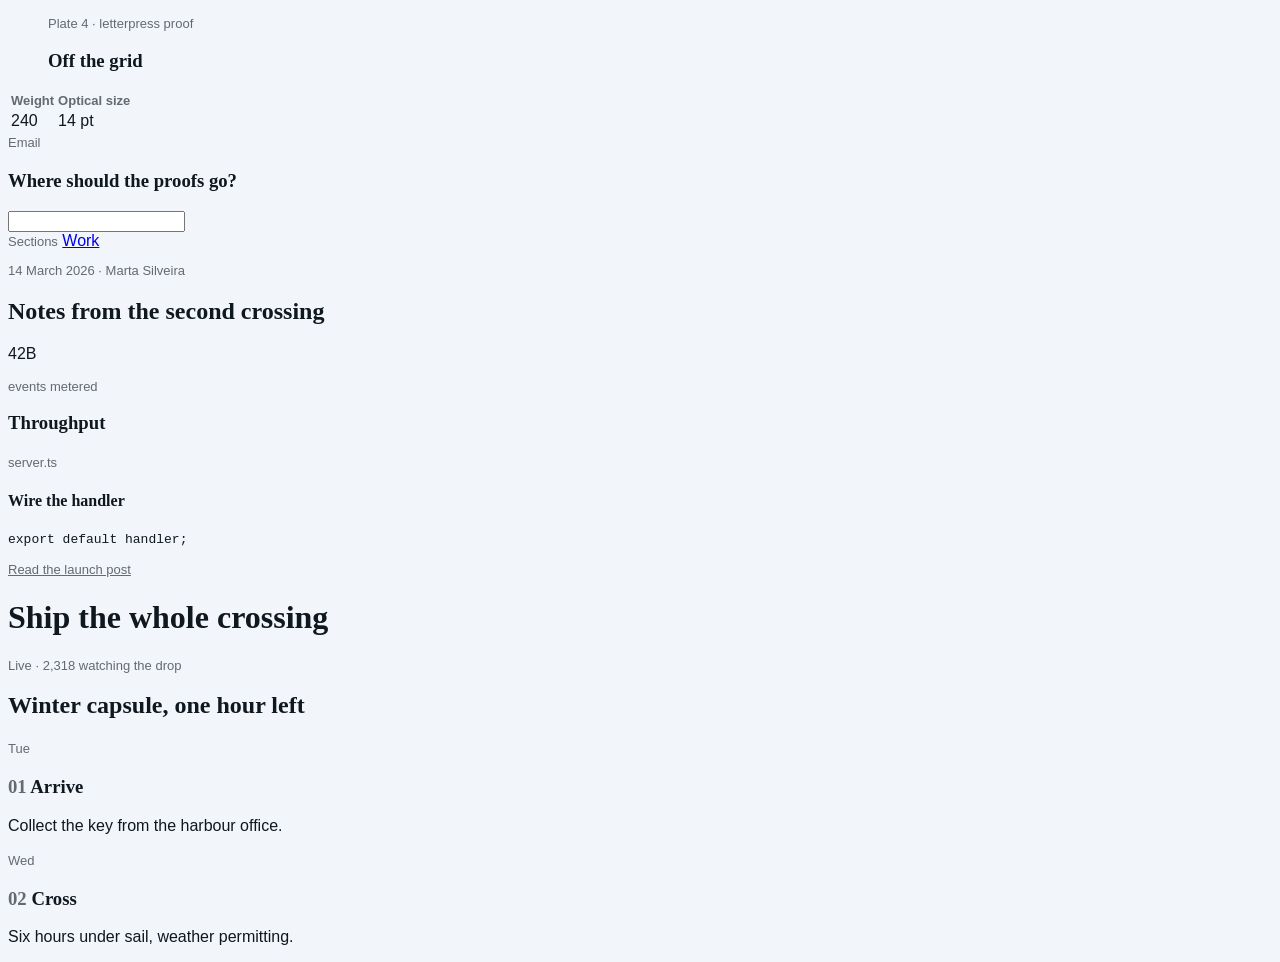
<file: .antigravity/skills/hallmark/scripts/fixtures/eyebrow-pass/index.html>
<!doctype html>
<!--
  Gate 54 fixture: MUST NOT FAIL.

  Ten shapes that look like an eyebrow to a naive detector and are not one.
  Each carries a fact, a destination, or an identifier the reader would
  otherwise lack: the exceptions gate 54 lists in references/gates.md.

  Assertion (run from this directory):

    node ../../sloplint.mjs . --json | node -e "let s='';process.stdin.on('data',d=>s+=d).on('end',()=>console.log(JSON.parse(s).findings.filter(f=>f.gate==='54').length))"
    # expected: 0

  Scoped to gate 54: this file makes no claim to be clean on the other gates.
-->
<html lang="en">
<head>
<meta charset="utf-8">
<meta name="viewport" content="width=device-width, initial-scale=1">
<title>Gate 54 carve-out fixture (must pass)</title>
<meta name="description" content="Fragments that sit near a heading without announcing it; gate 54 must stay quiet on every one.">
<style>
/* Hallmark · shape: fixture · genre: editorial · theme: fixture (by request)
 * hero: Settled · nav: none · footer: none · enrichment: none · signature: none, this is a gate 54 fixture
 * axes: light/roman-serif/cool · posture: restrained · contrast: pass · fold: n/a · v2.0.0 */
/* Hallmark · pre-emit critique: P3 H3 E3 S3 R3 V3 · weakest: all, this is a fixture */
/* Hallmark · answered F21 · unrelated fragments in one file, not a single document outline */
:root {
  --color-paper: oklch(97% 0.006 250); --color-ink: oklch(20% 0.02 250);
  --color-muted: oklch(52% 0.015 250); --color-accent: oklch(52% 0.14 250); --color-accent-ink: oklch(98% 0.005 250);
  --font-display: "Fraunces", serif; --font-body: "Public Sans", sans-serif;
  --font-label: var(--font-body);
  --text-xs: 0.8125rem;
}
html, body { overflow-x: clip; }
html { scrollbar-color: var(--color-muted) var(--color-paper); }
body { background: var(--color-paper); color: var(--color-ink); font-family: var(--font-body); caret-color: var(--color-accent); }
::selection { background: color-mix(in oklab, var(--color-accent) 22%, transparent); color: var(--color-ink); }
:focus-visible { outline: 2px solid var(--color-accent); outline-offset: 2px; }
a:active, button:active { transform: translateY(1px); }
button:disabled { opacity: 0.55; cursor: not-allowed; }
h1, h2, h3, h4 { font-family: var(--font-display); text-wrap: balance; }
.label { font-family: var(--font-label); font-size: var(--text-xs); color: var(--color-muted); }
.steps { list-style: none; counter-reset: step; padding: 0; }
.steps li { counter-increment: step; }
.steps li h3::before { content: counter(step, decimal-leading-zero) "  "; color: var(--color-muted); }
</style>
</head>
<body>

<!-- 1 · figcaption. Identifier, and it names something that is present. -->
<figure>
  <figcaption class="label">Plate 4 · letterpress proof</figcaption>
  <h3>Off the grid</h3>
</figure>

<!-- 2 · table column header. Identifier. -->
<table>
  <thead><tr><th class="label">Weight</th><th class="label">Optical size</th></tr></thead>
  <tbody><tr><td>240</td><td>14 pt</td></tr></tbody>
</table>

<!-- 3 · form field label. Identifier, bound to its control. -->
<form>
  <div>
    <label class="label" for="email">Email</label>
    <h3>Where should the proofs go?</h3>
    <input id="email" type="email">
  </div>
</form>

<!-- 4 · nav label. Destination. -->
<nav>
  <div>
    <span class="label">Sections</span>
    <h2 hidden>Navigation</h2>
    <a href="/work">Work</a>
  </div>
</nav>

<!-- 5 · dateline. Fact: the date appears nowhere else. -->
<article>
  <p class="label"><time datetime="2026-03-14">14 March 2026</time> · Marta Silveira</p>
  <h2>Notes from the second crossing</h2>
</article>

<!-- 6 · unit label AFTER the figure it labels. Order is the discriminator. -->
<section>
  <div>
    <p class="stat__num">42B</p>
    <p class="label">events metered</p>
  </div>
  <h3>Throughput</h3>
</section>

<!-- 7 · code filename tab. Identifier: a real path. -->
<section>
  <div>
    <span class="label">server.ts</span>
    <h4>Wire the handler</h4>
  </div>
  <pre><code>export default handler;</code></pre>
</section>

<!-- 8 · linked announcement chip. Destination, and it goes somewhere real. -->
<header>
  <div>
    <a class="label" href="/changelog/v2">Read the launch post</a>
    <h1>Ship the whole crossing</h1>
  </div>
</header>

<!-- 9 · live telemetry above a headline. Fact, and the digits prove it. -->
<section>
  <div>
    <p class="label">Live · 2,318 watching the drop</p>
    <h1>Winter capsule, one hour left</h1>
  </div>
</section>

<!-- 10 · a real <ol>. The numbers come from counter(), not from typed labels;
         a genuine per-step identifier rides along without becoming a kicker. -->
<ol class="steps">
  <li>
    <span class="label">Tue</span>
    <h3>Arrive</h3>
    <p>Collect the key from the harbour office.</p>
  </li>
  <li>
    <span class="label">Wed</span>
    <h3>Cross</h3>
    <p>Six hours under sail, weather permitting.</p>
  </li>
</ol>

</body>
</html>
</file>
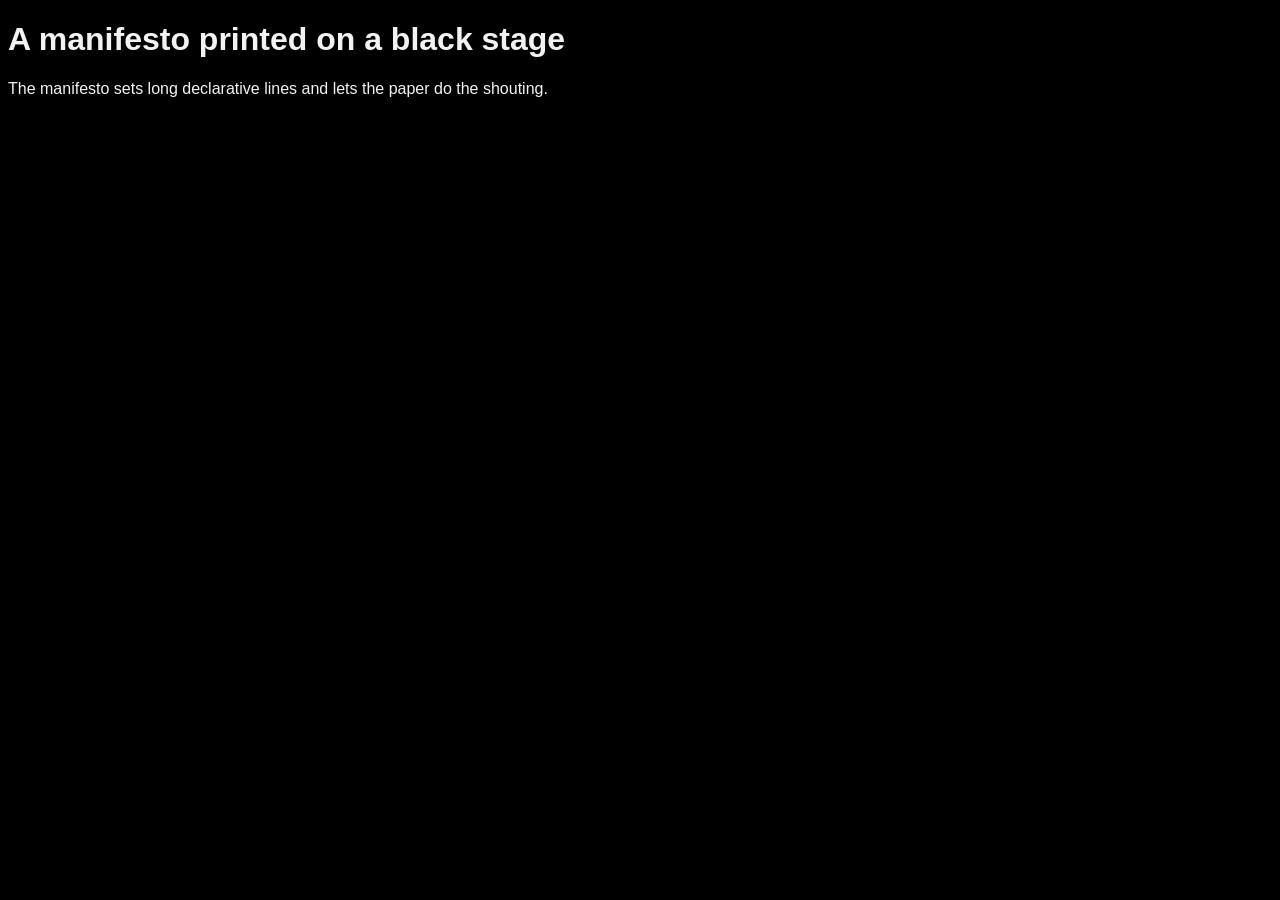
<file: .antigravity/skills/hallmark/scripts/fixtures/waiver/index.html>
<!doctype html>
<!--
  Waiver fixture. Five waivers are claimed on a deliberately expressive page:
  four are honoured, one is refused because it names a Floor gate, and the build
  ships. There is no cap, so the page is not blocked for being expressive; what
  it gets instead is a NOTE saying four waivers is a house style, not exceptions.

  Assertion (run from this directory):

    node ../../sloplint.mjs . --json | node -e "let s='';process.stdin.on('data',d=>s+=d).on('end',()=>{const j=JSON.parse(s);console.log(JSON.stringify(j.summary))})"
    # expected: fails 0, reflex 0, waived 5, rejected 2, answered 1, notes 1
    # (waived counts findings, not gates: gate 1 fires on both the token and the
    #  h1 rule, and gate 7 on both the token and the body background)

  Case by case:
    waive 40  -> refused, Floor is never waivable, and gate 40 still binds
    waive 7b  -> honoured; the guard (surface: absolute in the stamp) holds
    waive 22  -> honoured
    waive 25  -> honoured (no finding to downgrade on this page)
    waive 1   -> honoured, and trips the >3 house-style NOTE
    answered F3  -> honoured; the Finish finding reports ANSWERED instead of WARN
    answered 40  -> refused; 40 is Floor, and Floor findings are fixed, not answered
-->
<html lang="en">
<head>
<meta charset="utf-8">
<meta name="viewport" content="width=device-width, initial-scale=1">
<title>Waiver fixture</title>
<style>
/* Hallmark · macrostructure: Manifesto · tone: austere · anchor hue: 250 · surface: absolute · nav: N9 · footer: Ft2 · hero: Poster/H1 */
/* Hallmark · pre-emit critique: P5 H4 E5 S4 R5 V4 · weakest: E - fixture, not a real build */
/* Hallmark · waive 40 · contrast measured on the stage · the manifesto is printed white on black */
/* Hallmark · waive 7b · surface: absolute declared, 40-41 pass · the manifesto stage is printed on black paper */
/* Hallmark · waive 22 · neutrals achromatic throughout · the manifesto rules are pure grey by intent */
/* Hallmark · waive 25 · measure runs to 96ch · the manifesto sets long declarative lines */
/* Hallmark · waive 1 · two families declared · the manifesto pairs a display serif with a grotesque */
/* Hallmark · answered F3 · the manifesto head is one word and cannot wrap, so balance has nothing to balance */
/* Hallmark · answered 40 · contrast is fine here honestly */
:root {
  --color-paper: #000;
  --color-ink: oklch(96% 0 250);
  --font-display: Inter, sans-serif;
  --font-body: "Public Sans", sans-serif;
}
html, body { overflow-x: clip; }
body { background: var(--color-paper); color: var(--color-ink); font-family: var(--font-body); }
h1 { font-family: var(--font-display); }
</style>
</head>
<body>
  <h1>A manifesto printed on a black stage</h1>
  <p>The manifesto sets long declarative lines and lets the paper do the shouting.</p>
</body>
</html>
</file>
<file: tokens.css>
/* Hallmark: 2.0.0
   theme: console (console: graphite)
   shape: Workbench · hero: Counter · nav: banner over a retracting bar · footer: colophon block
   draw: e1128a
   modes: dark+light
   critique: metallurgical laboratory console, graphite ground stepped in three lightnesses, Host Grotesk reading face, Atkinson Hyperlegible Mono measured readings, amber for person and cool for instrument
   waive 38iii: the accent is the laboratory reticle cyan and amber
*/

:root {
  color-scheme: dark light;

  --space-3xs: 2px;
  --space-2xs: 4px;
  --space-xs: 8px;
  --space-sm: 12px;
  --space-md: 16px;
  --space-lg: 24px;
  --space-xl: 32px;
  --space-2xl: 48px;
  --space-3xl: 64px;
  --space-4xl: 96px;

  /* Dark Tech SaaS Obsidian Palette (Linear / Vercel grade) */
  --color-paper: oklch(11% 0.015 260);
  --color-paper-2: oklch(14.5% 0.02 260);
  --color-paper-3: oklch(9% 0.012 260);
  --color-paper-elevated: oklch(18% 0.025 260);
  --color-ink: oklch(98% 0.005 250);
  --color-ink-2: oklch(85% 0.012 250);
  --color-muted: oklch(66% 0.018 250);
  --color-rule: rgba(255, 255, 255, 0.08);
  --color-rule-2: rgba(255, 255, 255, 0.16);

  /* Dual Signals: Luminescent Amber & Cyan Glow */
  --color-accent: oklch(76% 0.18 70);
  --color-accent-ink: oklch(14% 0.04 70);
  --color-accent-soft: oklch(24% 0.08 70 / 0.4);
  --color-focus: oklch(76% 0.18 70);

  --color-cool: oklch(76% 0.16 220);
  --color-cool-soft: oklch(24% 0.08 220 / 0.4);
  --color-ok: oklch(76% 0.18 150);
  --color-ok-soft: oklch(24% 0.08 150 / 0.4);
  --color-bad: oklch(68% 0.20 25);
  --color-bad-soft: oklch(24% 0.08 25 / 0.4);

  --color-glass: rgba(11, 13, 19, 0.85);

  /* Typography */
  --font-display: "Host Grotesk", ui-sans-serif, system-ui, sans-serif;
  --font-body: var(--font-display);
  --font-outlier: "Atkinson Hyperlegible Mono", ui-monospace, monospace;

  --radius-card: 14px;
  --radius-pill: 8px;
  --radius-round: 999px;
  --rule-hair: 1px;
  --tracking-display: -0.03em;
  --display-weight: 500;
  --body-weight: 400;
  --gap-columns: 32px;

  --dur-short: 180ms;
  --ease-out: cubic-bezier(0.16, 1, 0.3, 1);
}

[data-mode="light"] {
  --color-paper: oklch(98% 0.006 85);
  --color-paper-2: oklch(95% 0.008 85);
  --color-paper-3: oklch(92% 0.010 85);
  --color-paper-elevated: oklch(99.5% 0.003 85);
  --color-ink: oklch(19% 0.010 60);
  --color-ink-2: oklch(32% 0.012 60);
  --color-muted: oklch(50% 0.014 60);
  --color-rule: oklch(88% 0.008 85);
  --color-rule-2: oklch(78% 0.012 85);

  --color-accent: oklch(54% 0.14 70);
  --color-accent-ink: oklch(98% 0.006 85);
  --color-accent-soft: oklch(92% 0.04 70);
  --color-focus: oklch(54% 0.14 70);

  --color-cool: oklch(52% 0.14 250);
  --color-cool-soft: oklch(92% 0.04 250);
  --color-ok: oklch(50% 0.14 150);
  --color-ok-soft: oklch(93% 0.04 150);
  --color-bad: oklch(52% 0.18 25);
  --color-bad-soft: oklch(93% 0.04 25);

  --color-glass: oklch(98% 0.006 85 / 0.94);
}

@media (prefers-color-scheme: light) {
  :root:not([data-mode]) {
    --color-paper: oklch(11% 0.015 260);
    --color-paper-2: oklch(14.5% 0.02 260);
    --color-paper-3: oklch(9% 0.012 260);
    --color-paper-elevated: oklch(18% 0.025 260);
    --color-ink: oklch(98% 0.005 250);
    --color-ink-2: oklch(85% 0.012 250);
    --color-muted: oklch(66% 0.018 250);
    --color-rule: rgba(255, 255, 255, 0.08);
    --color-rule-2: rgba(255, 255, 255, 0.16);
    --color-accent: oklch(76% 0.18 70);
    --color-accent-ink: oklch(14% 0.04 70);
    --color-accent-soft: oklch(24% 0.08 70 / 0.4);
    --color-focus: oklch(76% 0.18 70);
    --color-cool: oklch(76% 0.16 220);
    --color-cool-soft: oklch(24% 0.08 220 / 0.4);
    --color-ok: oklch(76% 0.18 150);
    --color-ok-soft: oklch(24% 0.08 150 / 0.4);
    --color-bad: oklch(68% 0.20 25);
    --color-bad-soft: oklch(24% 0.08 25 / 0.4);
    --color-glass: rgba(11, 13, 19, 0.85);
  }
}

*, *::before, *::after {
  box-sizing: border-box;
  margin: 0;
  padding: 0;
}

html, body {
  overflow-x: clip;
  background-color: var(--color-paper);
  color: var(--color-ink);
  font-family: var(--font-body);
  font-weight: var(--body-weight);
  line-height: 1.55;
  -webkit-font-smoothing: antialiased;
  scrollbar-color: var(--color-rule-2) var(--color-paper);
}

::selection {
  background: color-mix(in oklab, var(--color-accent) 30%, transparent);
  color: var(--color-ink);
}

a {
  color: inherit;
  text-decoration: none;
}

button, a.btn, .btn-primary, .btn-secondary, .theme-toggle {
  font-family: var(--font-body);
  font-size: 14px;
  font-weight: 500;
  line-height: 1;
}

:focus-visible {
  outline: 2px solid var(--color-focus);
  outline-offset: 2px;
}

:active {
  transform: translateY(1px);
}

:disabled,
[disabled],
[aria-disabled="true"],
button:disabled {
  opacity: 0.45;
  cursor: not-allowed;
  pointer-events: none;
}

.container {
  max-width: 1240px;
  margin-inline: auto;
  padding-inline: 24px;
}

/* Masthead Navigation */
.masthead {
  border-bottom: var(--rule-hair) solid var(--color-rule);
  background: var(--color-glass);
  backdrop-filter: blur(20px);
  -webkit-backdrop-filter: blur(20px);
  position: sticky;
  top: 0;
  z-index: 100;
}

.masthead-inner {
  display: flex;
  align-items: center;
  justify-content: space-between;
  height: 64px;
}

.brand {
  display: flex;
  align-items: center;
  gap: 12px;
  font-size: 15px;
  font-weight: 500;
  letter-spacing: -0.01em;
}

.brand-logo-img {
  width: 32px;
  height: 32px;
  border-radius: var(--radius-round);
  display: block;
  flex-shrink: 0;
  object-fit: contain;
}

.brand-name {
  color: var(--color-ink);
  font-family: var(--font-display);
}

.version-badge {
  font-family: var(--font-outlier);
  font-size: 11px;
  padding: 4px 8px;
  border-radius: var(--radius-pill);
  background: var(--color-paper-3);
  border: var(--rule-hair) solid var(--color-rule);
  color: var(--color-cool);
}

.nav-links {
  display: flex;
  align-items: center;
  gap: 24px;
  list-style: none;
}

.nav-links a {
  color: var(--color-muted);
  font-size: 14px;
  transition: color var(--dur-short) var(--ease-out);
  padding-block: 8px;
}

.nav-links a:hover {
  color: var(--color-ink);
}

.nav-actions {
  display: flex;
  align-items: center;
  gap: 12px;
}

.theme-toggle {
  background: var(--color-paper-2);
  color: var(--color-muted);
  border: var(--rule-hair) solid var(--color-rule-2);
  padding: 8px 14px;
  border-radius: var(--radius-pill);
  cursor: pointer;
  display: inline-flex;
  align-items: center;
  gap: 8px;
  font-size: 13px;
  touch-action: manipulation;
  transition: color var(--dur-short) var(--ease-out), border-color var(--dur-short) var(--ease-out), background-color var(--dur-short) var(--ease-out);
}

.theme-toggle:hover {
  color: var(--color-ink);
  border-color: var(--color-rule);
  background: var(--color-paper-elevated);
}

.theme-toggle-icon {
  display: inline-flex;
  align-items: center;
  justify-content: center;
}

.theme-toggle-icon svg {
  display: block;
}

:root:not([data-mode="light"]) .theme-toggle-icon .icon-moon {
  display: none;
}

:root:not([data-mode="light"]) .theme-toggle-icon .icon-sun {
  display: block;
  color: var(--color-accent);
}

[data-mode="light"] .theme-toggle-icon .icon-sun {
  display: none;
}

[data-mode="light"] .theme-toggle-icon .icon-moon {
  display: block;
  color: var(--color-cool);
}

.mobile-toggle {
  display: none;
  background: var(--color-paper-2);
  border: var(--rule-hair) solid var(--color-rule-2);
  width: 40px;
  height: 40px;
  border-radius: var(--radius-pill);
  cursor: pointer;
  padding: 10px 8px;
  flex-direction: column;
  justify-content: center;
  gap: 6px;
  touch-action: manipulation;
  transition: border-color var(--dur-short) var(--ease-out);
}

.mobile-toggle:hover {
  border-color: var(--color-rule);
}

.mobile-toggle span {
  display: block;
  width: 100%;
  height: 2px;
  background: var(--color-ink);
  border-radius: 1px;
  transition: transform 200ms var(--ease-out), opacity 200ms var(--ease-out);
}

.mobile-toggle[aria-expanded="true"] span:first-child {
  transform: translateY(4px) rotate(45deg);
}

.mobile-toggle[aria-expanded="true"] span:last-child {
  transform: translateY(-4px) rotate(-45deg);
}

.mobile-drawer {
  border-top: var(--rule-hair) solid var(--color-rule);
  background: var(--color-paper);
  padding: 20px 24px 28px;
}

.mobile-drawer[hidden] {
  display: none;
}

.mobile-nav-links {
  display: flex;
  flex-direction: column;
  gap: 12px;
}

.mobile-nav-link {
  font-size: 16px;
  color: var(--color-ink-2);
  padding-block: 8px;
  border-bottom: var(--rule-hair) solid var(--color-rule);
}

.mobile-drawer-cta {
  margin-top: 20px;
}

/* Buttons */
.btn-primary {
  display: inline-flex;
  align-items: center;
  gap: 8px;
  background: var(--color-accent);
  color: var(--color-accent-ink);
  padding: 12px 22px;
  border-radius: var(--radius-pill);
  border: var(--rule-hair) solid var(--color-accent);
  cursor: pointer;
  white-space: nowrap;
  font-weight: 500;
  box-shadow: 0 2px 10px rgba(0, 0, 0, 0.15);
  touch-action: manipulation;
  transition: opacity var(--dur-short) var(--ease-out), transform var(--dur-short) var(--ease-out), box-shadow var(--dur-short) var(--ease-out);
}

.btn-primary:hover {
  opacity: 0.94;
  transform: translateY(-1px);
  box-shadow: 0 4px 14px rgba(0, 0, 0, 0.22);
}

.btn-primary:active {
  transform: translateY(1px);
}

.btn-secondary {
  display: inline-flex;
  align-items: center;
  gap: 8px;
  background: var(--color-paper-2);
  color: var(--color-ink);
  padding: 12px 20px;
  border-radius: var(--radius-pill);
  border: var(--rule-hair) solid var(--color-rule-2);
  cursor: pointer;
  white-space: nowrap;
  touch-action: manipulation;
  transition: border-color var(--dur-short) var(--ease-out), background-color var(--dur-short) var(--ease-out), transform var(--dur-short) var(--ease-out);
}

.btn-secondary:hover {
  background: var(--color-paper-elevated);
  border-color: var(--color-rule);
  transform: translateY(-1px);
}

.btn-secondary:active {
  transform: translateY(1px);
}

.hero-link {
  font-size: 14px;
  color: var(--color-ink-2);
  display: inline-flex;
  align-items: center;
  gap: 8px;
  padding: 8px 16px;
  border-bottom: var(--rule-hair) solid var(--color-rule-2);
  transition: color var(--dur-short) var(--ease-out), border-color var(--dur-short) var(--ease-out);
}

.hero-link:hover {
  color: var(--color-accent);
  border-color: var(--color-accent);
}

/* Section Headings */
.section-head-simple {
  margin-bottom: 36px;
}

.section-head-simple h2 {
  font-family: var(--font-display);
  font-size: clamp(28px, 4vw, 38px);
  font-weight: 500;
  letter-spacing: var(--tracking-display);
  line-height: 1.1;
  color: var(--color-ink);
  text-wrap: balance;
}

.section-head-simple p {
  color: var(--color-muted);
  font-size: 16px;
  margin-top: 8px;
  line-height: 1.5;
}

/* Hero Section */
.hero {
  position: relative;
  padding-block: 72px 48px;
  border-bottom: var(--rule-hair) solid var(--color-rule);
  overflow: hidden;
}

.hero::before {
  content: "";
  position: absolute;
  top: -120px;
  left: 50%;
  transform: translateX(-50%);
  width: min(1100px, 96vw);
  height: 520px;
  background: radial-gradient(ellipse at 50% 25%, rgba(56, 189, 248, 0.12) 0%, rgba(245, 158, 11, 0.08) 35%, transparent 70%);
  pointer-events: none;
  z-index: 0;
}

.hero-layout {
  position: relative;
  z-index: 1;
  display: grid;
  grid-template-columns: minmax(0, 1.15fr) minmax(0, 0.95fr);
  gap: var(--gap-columns);
  align-items: center;
}

.hero-eyebrow {
  display: inline-flex;
  align-items: center;
  gap: 8px;
  padding: 4px 12px;
  border-radius: var(--radius-round);
  background: var(--color-paper-2);
  border: var(--rule-hair) solid var(--color-rule-2);
  font-size: 12px;
  font-family: var(--font-outlier);
  color: var(--color-cool);
  margin-bottom: 20px;
}

.hero-headline {
  font-family: var(--font-display);
  font-size: clamp(32px, 4.5vw, 50px);
  font-weight: 500;
  letter-spacing: -0.025em;
  line-height: 1.18;
  color: var(--color-ink);
  overflow-wrap: normal;
  word-break: keep-all;
  hyphens: none;
  min-width: 0;
  text-wrap: balance;
}

.hero-sentence {
  font-size: 18px;
  color: var(--color-muted);
  margin-top: 16px;
  line-height: 1.6;
  max-width: 520px;
}

.hero-actions {
  display: flex;
  align-items: center;
  gap: 16px;
  margin-top: 32px;
  flex-wrap: wrap;
}

.stat-counter-bar {
  display: grid;
  grid-template-columns: repeat(3, minmax(0, 1fr));
  gap: 16px;
  margin-top: 36px;
  padding-top: 24px;
  border-top: var(--rule-hair) solid var(--color-rule);
}

.stat-item {
  display: flex;
  flex-direction: column;
  gap: 4px;
}

.stat-item .figure {
  font-family: var(--font-outlier);
  font-size: 26px;
  font-weight: 500;
  color: var(--color-ink);
  line-height: 1.1;
  font-variant-numeric: tabular-nums slashed-zero;
}

.stat-item .unit {
  font-size: 14px;
  color: var(--color-cool);
  margin-left: 4px;
}

.stat-item .label {
  font-size: 13px;
  color: var(--color-muted);
  line-height: 1.4;
}

/* Macro Viewer */
.macro-viewer {
  background: var(--color-paper-2);
  border: var(--rule-hair) solid var(--color-rule);
  border-radius: var(--radius-card);
  overflow: hidden;
}

.macro-viewer-header {
  display: flex;
  flex-direction: column;
  align-items: stretch;
  gap: 12px;
  padding: 12px 16px;
  background: var(--color-paper-3);
  border-bottom: var(--rule-hair) solid var(--color-rule);
}

@media (min-width: 641px) {
  .macro-viewer-header {
    flex-direction: row;
    align-items: center;
    justify-content: space-between;
  }
}

.macro-viewer-title {
  display: flex;
  align-items: center;
  gap: 8px;
  font-size: 13px;
  font-family: var(--font-outlier);
  color: var(--color-ink-2);
  white-space: nowrap;
}

.dot-live {
  width: 8px;
  height: 8px;
  border-radius: var(--radius-round);
  background: var(--color-ok);
  display: inline-block;
  flex-shrink: 0;
}

.macro-switcher {
  display: grid;
  grid-template-columns: 1fr 1fr;
  width: 100%;
  gap: 4px;
  background: var(--color-paper);
  padding: 4px;
  border-radius: var(--radius-pill);
  border: var(--rule-hair) solid var(--color-rule-2);
}

@media (min-width: 641px) {
  .macro-switcher {
    display: inline-flex;
    width: auto;
  }
}

.macro-switch-btn {
  background: transparent;
  color: var(--color-muted);
  border: none;
  padding: 8px 16px;
  border-radius: var(--radius-pill);
  font-size: 12px;
  cursor: pointer;
  transition: color var(--dur-short) var(--ease-out), background-color var(--dur-short) var(--ease-out);
}

.macro-switch-btn.active {
  background: var(--color-paper-elevated);
  border: var(--rule-hair) solid var(--color-cool);
  color: var(--color-cool);
  font-weight: 500;
}

.macro-stage {
  position: relative;
  width: 100%;
  aspect-ratio: 16/10;
  background: var(--color-paper-3);
  display: flex;
  align-items: center;
  justify-content: center;
  overflow: hidden;
  cursor: default;
}

.macro-stage img {
  position: absolute;
  inset: 0;
  width: 100%;
  height: 100%;
  object-fit: cover;
  display: block;
  transition: opacity 180ms ease-out;
}

.macro-stage img.hidden {
  opacity: 0;
  pointer-events: none;
  display: block !important;
}

.macro-hud-bar {
  display: grid;
  grid-template-columns: repeat(4, minmax(0, 1fr));
  gap: var(--rule-hair);
  background: var(--color-rule);
  border-top: var(--rule-hair) solid var(--color-rule);
}

.macro-hud-cell {
  background: var(--color-paper-2);
  padding: 12px 16px;
  display: flex;
  flex-direction: column;
  gap: 4px;
}

.macro-hud-val {
  font-family: var(--font-outlier);
  font-size: 15px;
  font-weight: 500;
  color: var(--color-ink);
  font-variant-numeric: tabular-nums slashed-zero;
}

.macro-hud-val.accent {
  color: var(--color-accent);
}

.macro-hud-lbl {
  font-size: 11px;
  color: var(--color-muted);
  white-space: nowrap;
}

/* Bento Grid Showcase */
.bento-section {
  padding-block: var(--space-4xl);
  border-bottom: var(--rule-hair) solid var(--color-rule);
}

.bento-grid {
  display: grid;
  grid-template-columns: repeat(12, minmax(0, 1fr));
  gap: var(--gap-columns);
}

.bento-card {
  background: var(--color-paper-2);
  color: var(--color-ink);
  border: var(--rule-hair) solid var(--color-rule);
  border-radius: var(--radius-card);
  padding: 28px;
  display: flex;
  flex-direction: column;
  justify-content: space-between;
  gap: 20px;
  position: relative;
  overflow: hidden;
  transition: border-color var(--dur-short) var(--ease-out), transform var(--dur-short) var(--ease-out), box-shadow var(--dur-short) var(--ease-out);
}

.bento-card:hover {
  border-color: var(--color-rule-2);
  transform: translateY(-2px);
  box-shadow: 0 12px 30px -10px rgba(0, 0, 0, 0.35);
}

.bento-card-hero {
  grid-column: span 12;
}

.bento-hero-header {
  display: flex;
  flex-direction: column;
  gap: 12px;
}

@media (min-width: 768px) {
  .bento-hero-header {
    flex-direction: row;
    align-items: flex-start;
    justify-content: space-between;
  }
}

.bento-badge {
  font-family: var(--font-outlier);
  font-size: 11px;
  color: var(--color-cool);
  text-transform: uppercase;
  letter-spacing: 0.05em;
  margin-bottom: 6px;
  display: block;
}

.bento-card-quarter {
  grid-column: span 3;
}

.bento-card-icon {
  width: 44px;
  height: 44px;
  border-radius: var(--radius-pill);
  background: var(--color-paper-3);
  border: var(--rule-hair) solid var(--color-rule-2);
  display: flex;
  align-items: center;
  justify-content: center;
  color: var(--color-cool);
  margin-bottom: 16px;
  transition: transform var(--dur-short) var(--ease-out), color var(--dur-short) var(--ease-out), border-color var(--dur-short) var(--ease-out);
}

.bento-card:hover .bento-card-icon {
  color: var(--color-accent);
  border-color: var(--color-accent);
  transform: scale(1.05);
}

.bento-card h3 {
  font-family: var(--font-display);
  font-size: 22px;
  font-weight: 500;
  color: var(--color-ink);
  letter-spacing: var(--tracking-display);
  text-wrap: balance;
}

.bento-card p {
  font-size: 14px;
  color: var(--color-muted);
  line-height: 1.55;
  margin-top: 8px;
}

.bento-media-frame {
  border: var(--rule-hair) solid var(--color-rule);
  border-radius: var(--radius-pill);
  overflow: hidden;
  background: var(--color-paper-3);
  margin-top: 12px;
}

.bento-media-frame img {
  width: 100%;
  height: auto;
  display: block;
}

.bento-chip-list {
  display: flex;
  flex-wrap: wrap;
  gap: 8px;
  margin-top: 12px;
}

.bento-chip {
  font-family: var(--font-outlier);
  font-size: 11px;
  padding: 4px 8px;
  border-radius: var(--radius-pill);
  background: var(--color-paper-3);
  border: var(--rule-hair) solid var(--color-rule-2);
  color: var(--color-ink-2);
}

/* 5 Steps Workflow (Zero-Jump Fixed Stage) */
.workflow-section {
  padding-block: var(--space-4xl);
  border-bottom: var(--rule-hair) solid var(--color-rule);
  background: var(--color-paper-3);
  color: var(--color-ink);
}

.workflow-stepper-wrap {
  background: var(--color-paper);
  border: var(--rule-hair) solid var(--color-rule);
  border-radius: var(--radius-card);
  padding: 28px;
}

.step-switcher-bar {
  display: flex;
  gap: 8px;
  padding-bottom: 20px;
  border-bottom: var(--rule-hair) solid var(--color-rule);
  overflow-x: auto;
  scrollbar-width: none;
  -webkit-overflow-scrolling: touch;
}

.step-switcher-bar::-webkit-scrollbar {
  display: none;
}

.step-tab-btn {
  display: inline-flex;
  align-items: center;
  gap: 8px;
  padding: 8px 16px;
  border-radius: var(--radius-pill);
  background: var(--color-paper-2);
  color: var(--color-muted);
  border: var(--rule-hair) solid var(--color-rule-2);
  cursor: pointer;
  font-size: 13px;
  white-space: nowrap;
  flex-shrink: 0;
  touch-action: manipulation;
  transition: color var(--dur-short) var(--ease-out), background-color var(--dur-short) var(--ease-out), border-color var(--dur-short) var(--ease-out);
}

.step-tab-btn:hover {
  color: var(--color-ink);
  border-color: var(--color-rule);
}

.step-tab-btn.active {
  background: var(--color-accent);
  color: var(--color-accent-ink);
  border-color: var(--color-accent);
  font-weight: 500;
}

.step-num {
  font-family: var(--font-outlier);
  font-size: 11px;
  font-variant-numeric: tabular-nums;
  opacity: 0.9;
}

.workflow-stage {
  margin-top: 24px;
}

.step-panel {
  display: grid;
  grid-template-columns: minmax(0, 1.3fr) minmax(0, 0.9fr);
  gap: var(--gap-columns);
  align-items: center;
}

.step-image-wrap {
  border: var(--rule-hair) solid var(--color-rule);
  border-radius: var(--radius-card);
  overflow: hidden;
  background: var(--color-paper-2);
  aspect-ratio: 16 / 10;
  width: 100%;
}

.step-image-wrap img {
  width: 100%;
  height: 100%;
  object-fit: cover;
  display: block;
}

.step-info-card {
  display: flex;
  flex-direction: column;
  gap: 16px;
  min-height: 200px;
}

.step-tag-pill {
  font-size: 12px;
  font-family: var(--font-outlier);
  color: var(--color-cool);
}

.step-info-card h3 {
  font-family: var(--font-display);
  font-size: 24px;
  font-weight: 500;
  line-height: 1.15;
  color: var(--color-ink);
  text-wrap: balance;
}

.step-info-card p {
  font-size: 15px;
  color: var(--color-muted);
  line-height: 1.6;
}

.step-meta-chips {
  display: flex;
  flex-wrap: wrap;
  gap: 8px;
  margin-top: 4px;
}

.step-meta-chips span {
  font-size: 12px;
  font-family: var(--font-outlier);
  padding: 4px 12px;
  background: var(--color-paper-2);
  border: var(--rule-hair) solid var(--color-rule-2);
  border-radius: var(--radius-pill);
  color: var(--color-ink-2);
}

.catalog-thumbnails-row {
  display: grid;
  grid-template-columns: repeat(5, minmax(0, 1fr));
  gap: 12px;
  margin-top: 24px;
}

.catalog-thumb {
  background: var(--color-paper-2);
  border: var(--rule-hair) solid var(--color-rule);
  border-radius: var(--radius-card);
  padding: 8px;
  cursor: pointer;
  display: flex;
  flex-direction: column;
  align-items: center;
  gap: 8px;
  touch-action: manipulation;
  transition: border-color var(--dur-short) var(--ease-out);
  color: var(--color-muted);
}

.catalog-thumb:hover,
.catalog-thumb.active {
  border-color: var(--color-accent);
  color: var(--color-ink);
}

.catalog-thumb img {
  width: 100%;
  aspect-ratio: 16 / 10;
  object-fit: cover;
  border-radius: var(--radius-pill);
  display: block;
}

.catalog-thumb span {
  font-family: var(--font-outlier);
  font-size: 11px;
  white-space: nowrap;
}

.workflow-footer-nav {
  display: flex;
  align-items: center;
  justify-content: space-between;
  gap: 16px;
  padding-top: 20px;
  margin-top: 24px;
  border-top: var(--rule-hair) solid var(--color-rule);
}

.step-counter-text {
  font-size: 13px;
  font-family: var(--font-outlier);
  color: var(--color-muted);
  font-variant-numeric: tabular-nums;
}

/* PV Preview Section */
.pv-preview-section {
  padding-block: var(--space-4xl);
  border-bottom: var(--rule-hair) solid var(--color-rule);
}

.pv-preview-card {
  background: var(--color-paper-2);
  border: var(--rule-hair) solid var(--color-rule);
  border-radius: var(--radius-card);
  overflow: hidden;
  display: grid;
  grid-template-columns: minmax(0, 1fr) minmax(0, 1fr);
  align-items: center;
  gap: var(--gap-columns);
  color: var(--color-ink);
}

.pv-preview-media {
  background: var(--color-paper-3);
  padding: var(--space-lg);
  display: flex;
  align-items: center;
  justify-content: center;
  border-right: var(--rule-hair) solid var(--color-rule);
}

.pv-preview-media img {
  width: 100%;
  height: auto;
  max-height: 480px;
  object-fit: contain;
  border-radius: var(--radius-card);
  border: var(--rule-hair) solid var(--color-rule);
}

.pv-preview-info {
  padding: var(--space-xl);
  display: flex;
  flex-direction: column;
  gap: var(--space-md);
  color: var(--color-ink);
}

.pv-preview-info h3 {
  font-family: var(--font-display);
  font-size: 24px;
  font-weight: 500;
  color: var(--color-ink);
  letter-spacing: var(--tracking-display);
}

.pv-preview-info p {
  font-size: 15px;
  color: var(--color-muted);
  line-height: 1.6;
}

.pv-template-badge {
  font-family: var(--font-outlier);
  font-size: 11px;
  color: var(--color-cool);
  letter-spacing: 0.04em;
  text-transform: uppercase;
}

.pv-matrix-table-wrap {
  background: var(--color-paper-3);
  border: var(--rule-hair) solid var(--color-rule);
  border-radius: var(--radius-card);
  overflow: hidden;
  margin-block: 4px;
}

.pv-specimen-table {
  width: 100%;
  border-collapse: collapse;
  font-size: 12px;
  text-align: left;
}

.pv-specimen-table th {
  background: var(--color-paper);
  color: var(--color-muted);
  font-family: var(--font-outlier);
  font-size: 11px;
  font-weight: 500;
  padding: 8px 8px;
  border-bottom: var(--rule-hair) solid var(--color-rule);
  text-transform: uppercase;
  letter-spacing: 0.04em;
}

.pv-specimen-table th:not(:first-child),
.pv-specimen-table td:not(:first-child) {
  text-align: right;
}

.pv-specimen-table td {
  padding: 8px 8px;
  border-bottom: var(--rule-hair) solid var(--color-rule);
  color: var(--color-ink-2);
}

.pv-specimen-table tr:last-child td {
  border-bottom: none;
}

.pv-specimen-table .mono-val {
  font-family: var(--font-outlier);
  font-size: 12px;
  font-variant-numeric: tabular-nums;
  color: var(--color-ink);
}

.pv-specimen-table .mono-val.accent {
  color: var(--color-accent);
  font-weight: 500;
}

.pv-specimen-grid {
  display: grid;
  grid-template-columns: repeat(2, minmax(0, 1fr));
  gap: 8px;
  margin-bottom: 4px;
}

.pv-specimen-cell {
  background: var(--color-paper-3);
  border: var(--rule-hair) solid var(--color-rule);
  border-radius: var(--radius-pill);
  padding: 8px;
  display: flex;
  flex-direction: column;
  gap: 2px;
}

.pv-specimen-cell .lbl {
  font-size: 11px;
  color: var(--color-muted);
  white-space: nowrap;
}

.pv-specimen-cell .val {
  font-family: var(--font-outlier);
  font-size: 12px;
  font-weight: 500;
  color: var(--color-ink);
  font-variant-numeric: tabular-nums;
}

.pv-preview-actions {
  margin-top: var(--space-sm);
  display: flex;
  gap: var(--space-md);
  flex-wrap: wrap;
}

/* Downloads Section */
.downloads-section {
  padding-block: var(--space-4xl);
  border-bottom: var(--rule-hair) solid var(--color-rule);
}

.platforms-grid {
  display: grid;
  grid-template-columns: repeat(3, minmax(0, 1fr));
  gap: var(--gap-columns);
}

.platform-card {
  background: var(--color-paper-2);
  border: var(--rule-hair) solid var(--color-rule);
  border-radius: var(--radius-card);
  padding: 28px;
  display: flex;
  flex-direction: column;
  justify-content: space-between;
  gap: 24px;
  color: var(--color-ink);
  transition: border-color var(--dur-short) var(--ease-out), transform var(--dur-short) var(--ease-out), box-shadow var(--dur-short) var(--ease-out);
}

.platform-card:hover {
  border-color: var(--color-rule-2);
  transform: translateY(-2px);
  box-shadow: 0 12px 30px -10px rgba(0, 0, 0, 0.35);
}

.platform-icon {
  width: 44px;
  height: 44px;
  border-radius: var(--radius-pill);
  background: var(--color-paper-3);
  border: var(--rule-hair) solid var(--color-rule-2);
  display: flex;
  align-items: center;
  justify-content: center;
  color: var(--color-cool);
  margin-bottom: 16px;
  transition: transform var(--dur-short) var(--ease-out), color var(--dur-short) var(--ease-out), border-color var(--dur-short) var(--ease-out);
}

.platform-card:hover .platform-icon {
  color: var(--color-accent);
  border-color: var(--color-accent);
  transform: scale(1.05);
}

.platform-badge {
  font-family: var(--font-outlier);
  font-size: 11px;
  color: var(--color-cool);
  text-transform: uppercase;
  letter-spacing: 0.05em;
  margin-bottom: 8px;
  display: inline-block;
}

.platform-card h3 {
  font-family: var(--font-display);
  font-size: 20px;
  font-weight: 500;
  color: var(--color-ink);
  margin-bottom: 8px;
  text-wrap: balance;
}

.platform-card p {
  font-size: 14px;
  color: var(--color-muted);
  line-height: 1.5;
}

.foot-meta {
  font-family: var(--font-outlier);
  font-size: 12px;
  color: var(--color-muted);
  text-align: center;
  margin-top: 12px;
}

/* Feedback Section */
.feedback-section {
  padding-block: var(--space-4xl);
  border-bottom: var(--rule-hair) solid var(--color-rule);
}

.feedback-card {
  background: var(--color-paper-2);
  border: var(--rule-hair) solid var(--color-rule);
  border-radius: var(--radius-card);
  padding: var(--space-xl);
  color: var(--color-ink);
  transition: border-color var(--dur-short) var(--ease-out), box-shadow var(--dur-short) var(--ease-out);
}

.feedback-card:hover {
  border-color: var(--color-rule-2);
  box-shadow: 0 12px 30px -10px rgba(0, 0, 0, 0.35);
}

.feedback-card h3 {
  font-family: var(--font-display);
  font-size: 22px;
  font-weight: 500;
  color: var(--color-ink);
  margin-bottom: var(--space-xs);
  letter-spacing: var(--tracking-display);
}

.feedback-card p {
  font-size: 15px;
  color: var(--color-muted);
  line-height: 1.6;
}

.feedback-actions {
  margin-top: var(--space-lg);
  display: flex;
  gap: var(--space-md);
  flex-wrap: wrap;
}

.btn-icon {
  display: inline-flex;
  align-items: center;
  gap: 8px;
}

.btn-icon svg {
  flex-shrink: 0;
}

/* Author Section */
.author-section {
  padding-block: var(--space-4xl);
}

.author-grid {
  display: grid;
  grid-template-columns: repeat(2, minmax(0, 1fr));
  gap: var(--gap-columns);
  align-items: stretch;
}

.author-profile-card {
  background: var(--color-paper-2);
  border: var(--rule-hair) solid var(--color-rule);
  border-radius: var(--radius-card);
  padding: 32px;
  display: flex;
  flex-direction: column;
  justify-content: space-between;
  gap: 20px;
  transition: border-color var(--dur-short) var(--ease-out), box-shadow var(--dur-short) var(--ease-out);
}

.author-profile-card:hover {
  border-color: var(--color-rule-2);
  box-shadow: 0 12px 30px -10px rgba(0, 0, 0, 0.35);
}

.author-header {
  display: flex;
  align-items: center;
  gap: 16px;
}

.author-avatar {
  width: 56px;
  height: 56px;
  border-radius: var(--radius-round);
  background: var(--color-paper-3);
  border: 2px solid var(--color-cool);
  display: flex;
  align-items: center;
  justify-content: center;
  position: relative;
  font-family: var(--font-display);
  font-size: 20px;
  font-weight: 600;
  color: var(--color-ink);
  flex-shrink: 0;
  box-shadow: 0 0 16px rgba(56, 189, 248, 0.2);
}

.author-verified-dot {
  position: absolute;
  bottom: 0;
  right: 0;
  width: 14px;
  height: 14px;
  border-radius: var(--radius-round);
  background: var(--color-ok);
  border: 2px solid var(--color-paper-2);
}

.author-badge-header {
  font-family: var(--font-outlier);
  font-size: 11px;
  color: var(--color-cool);
  text-transform: uppercase;
  letter-spacing: 0.05em;
  margin-bottom: 2px;
}

.author-name {
  font-family: var(--font-display);
  font-size: 30px;
  font-weight: 500;
  color: var(--color-ink);
  letter-spacing: -0.02em;
  text-wrap: balance;
}

.author-discipline {
  font-family: var(--font-outlier);
  font-size: 13px;
  color: var(--color-cool);
  margin-top: 2px;
}

.author-text {
  font-size: 15px;
  color: var(--color-muted);
  line-height: 1.6;
}

.author-links {
  display: flex;
  gap: 12px;
  flex-wrap: wrap;
}

.author-link-pill {
  display: inline-flex;
  align-items: center;
  gap: 8px;
  font-size: 13px;
  padding: 8px 14px;
  border-radius: var(--radius-pill);
  background: var(--color-paper-3);
  border: var(--rule-hair) solid var(--color-rule-2);
  color: var(--color-ink-2);
  transition: color var(--dur-short) var(--ease-out), border-color var(--dur-short) var(--ease-out), transform var(--dur-short) var(--ease-out);
}

.author-link-pill:hover {
  color: var(--color-accent);
  border-color: var(--color-accent);
  transform: translateY(-1px);
}

.author-details-box {
  background: var(--color-paper-2);
  border: var(--rule-hair) solid var(--color-rule);
  border-radius: var(--radius-card);
  padding: 32px;
  color: var(--color-ink);
  display: flex;
  flex-direction: column;
  justify-content: space-between;
  transition: border-color var(--dur-short) var(--ease-out), box-shadow var(--dur-short) var(--ease-out);
}

.author-details-box:hover {
  border-color: var(--color-rule-2);
  box-shadow: 0 12px 30px -10px rgba(0, 0, 0, 0.35);
}

.section-label {
  font-family: var(--font-outlier);
  font-size: 12px;
  color: var(--color-accent);
  margin-bottom: 20px;
  text-transform: uppercase;
  letter-spacing: 0.05em;
}

.author-skills-list {
  list-style: none;
  display: flex;
  flex-direction: column;
  gap: 14px;
}

.author-skills-list li {
  font-size: 14px;
  color: var(--color-ink-2);
  display: flex;
  align-items: flex-start;
  gap: 12px;
  line-height: 1.5;
}

.author-skills-list li strong {
  color: var(--color-ink);
}

.skill-check-icon {
  width: 20px;
  height: 20px;
  border-radius: var(--radius-round);
  background: var(--color-accent-soft);
  color: var(--color-accent);
  display: flex;
  align-items: center;
  justify-content: center;
  flex-shrink: 0;
  margin-top: 1px;
}

/* Floating Back to Top Button */
.back-to-top {
  position: fixed;
  bottom: 24px;
  right: 24px;
  width: 44px;
  height: 44px;
  border-radius: var(--radius-round);
  background: var(--color-paper-elevated);
  border: var(--rule-hair) solid var(--color-rule-2);
  color: var(--color-ink);
  display: flex;
  align-items: center;
  justify-content: center;
  cursor: pointer;
  z-index: 99;
  opacity: 0;
  pointer-events: none;
  touch-action: manipulation;
  transition: opacity var(--dur-short) var(--ease-out), transform var(--dur-short) var(--ease-out);
}

.back-to-top.visible {
  opacity: 1;
  pointer-events: auto;
}

.back-to-top:hover {
  border-color: var(--color-accent);
  color: var(--color-accent);
  transform: translateY(-2px);
}

/* Mast Footer */
.mast-footer {
  border-top: var(--rule-hair) solid var(--color-rule);
  padding-block: 28px;
  font-size: 13px;
  color: var(--color-muted);
  background: var(--color-paper);
}

.mast-footer-inner {
  display: flex;
  justify-content: space-between;
  align-items: center;
  flex-wrap: wrap;
  gap: 16px;
}

/* Motion reduction */
@media (prefers-reduced-motion: reduce) {
  *, *::before, *::after {
    animation-duration: 0.01ms !important;
    animation-iteration-count: 1 !important;
    transition-duration: 0.01ms !important;
  }
}

/* Smooth HTML scroll */
html {
  scroll-behavior: smooth;
}

/* Responsive adjustments */
@media (max-width: 1080px) {
  .nav-links,
  .desktop-cta {
    display: none;
  }

  .mobile-toggle {
    display: flex;
  }
}

@media (max-width: 960px) {
  .hero-layout,
  .step-panel,
  .platforms-grid,
  .pv-preview-card,
  .author-grid {
    grid-template-columns: minmax(0, 1fr);
  }

  .bento-card-hero {
    grid-column: span 12;
  }

  .bento-card-quarter {
    grid-column: span 6;
  }

  .macro-hud-bar {
    grid-template-columns: repeat(2, minmax(0, 1fr));
  }

  .pv-preview-media {
    border-right: none;
    border-bottom: var(--rule-hair) solid var(--color-rule);
  }

  .author-profile-card,
  .author-details-box {
    padding: 24px;
  }

  .catalog-thumbnails-row {
    display: none;
  }

  .step-image-wrap {
    width: 100%;
    aspect-ratio: 16 / 10;
    max-height: none;
  }

  .step-image-wrap img {
    width: 100%;
    height: 100%;
    object-fit: cover;
    display: block;
  }
}

@media (max-width: 640px) {
  .container {
    padding-inline: 16px;
  }

  .masthead-inner {
    height: 56px;
  }

  .hero {
    padding-block: 48px 36px;
  }

  .hero-headline {
    font-size: 30px;
    line-height: 1.15;
  }

  .hero-sentence {
    font-size: 16px;
  }

  .hero-actions {
    flex-direction: column;
    align-items: stretch;
  }

  .hero-actions .btn-primary,
  .hero-actions .btn-secondary {
    width: 100%;
    justify-content: center;
  }

  .hero-actions .hero-link {
    width: 100%;
    justify-content: center;
    text-align: center;
  }

  .bento-card-hero,
  .bento-card-quarter {
    grid-column: span 12;
  }

  .bento-grid {
    gap: 16px;
  }

  .stat-counter-bar {
    grid-template-columns: repeat(3, minmax(0, 1fr));
    gap: 8px;
    padding-top: 16px;
    margin-top: 24px;
  }

  .stat-item .figure {
    font-size: 20px;
  }

  .stat-item .label {
    font-size: 11px;
    line-height: 1.3;
  }

  .catalog-thumbnails-row {
    display: none;
  }

  .step-image-wrap {
    width: 100%;
    aspect-ratio: 16 / 10;
    max-height: none;
  }

  .step-image-wrap img {
    width: 100%;
    height: 100%;
    object-fit: cover;
    display: block;
  }

  .workflow-footer-nav {
    display: grid;
    grid-template-columns: 1fr 1fr;
    grid-template-areas:
      "counter counter"
      "prev next";
    gap: 12px;
    align-items: center;
  }

  .step-counter-text {
    grid-area: counter;
    text-align: center;
    font-size: 13px;
  }

  #btnPrevStep {
    grid-area: prev;
    width: 100%;
    justify-content: center;
  }

  #btnNextStep {
    grid-area: next;
    width: 100%;
    justify-content: center;
  }

  .step-info-card,
  .pv-preview-info,
  .feedback-card,
  .platform-card,
  .author-details-box,
  .author-profile-card,
  .bento-card,
  .workflow-stepper-wrap {
    padding: 20px;
  }

  .author-header {
    flex-direction: column;
    align-items: flex-start;
    gap: 12px;
  }

  .author-avatar {
    width: 48px;
    height: 48px;
    font-size: 18px;
  }

  .author-name {
    font-size: 26px;
  }

  .author-link-pill {
    width: 100%;
    justify-content: center;
  }

  .author-skills-list li {
    font-size: 13px;
  }

  .pv-specimen-table th,
  .pv-specimen-table td {
    padding: 8px;
    font-size: 11px;
  }

  .pv-specimen-cell {
    padding: 8px;
  }

  .pv-preview-actions,
  .feedback-actions {
    flex-direction: column;
  }

  .pv-preview-actions a,
  .feedback-actions a,
  .feedback-actions button {
    width: 100%;
    justify-content: center;
  }

  .mast-footer-inner {
    flex-direction: column;
    align-items: flex-start;
    gap: 8px;
  }
}
</file>
